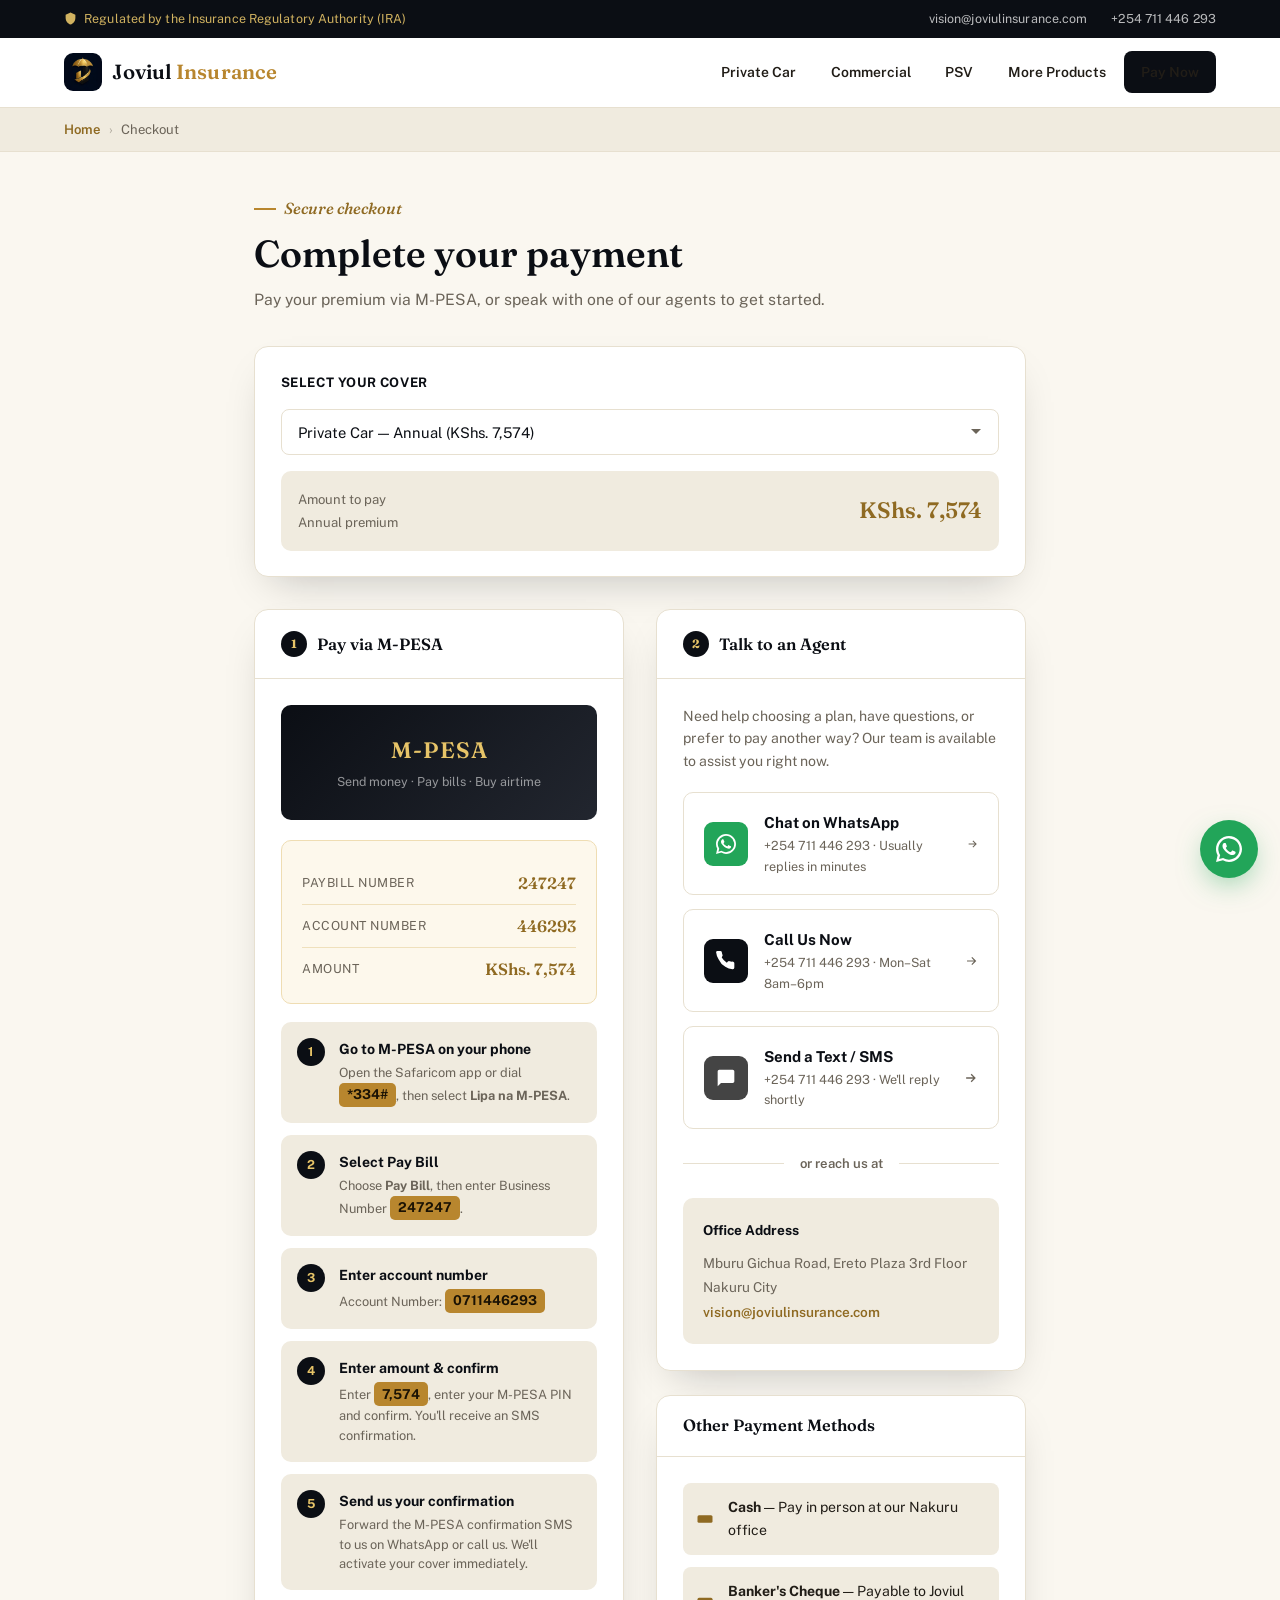
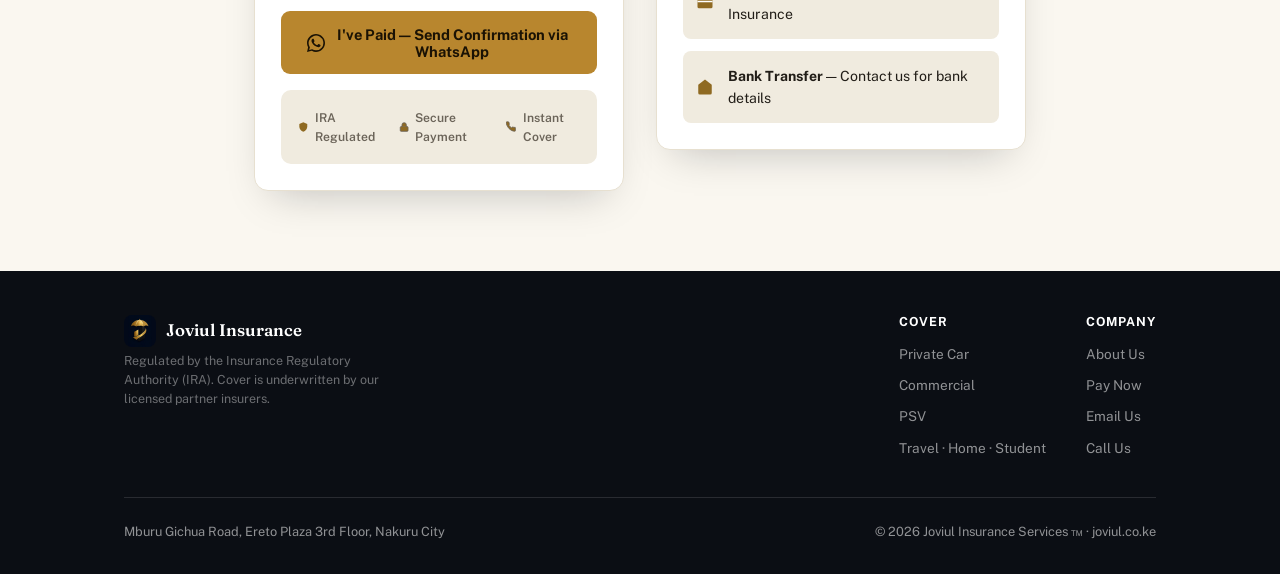
<file: checkout.html>
<!DOCTYPE html>
<html lang="en">
<head>
<meta charset="UTF-8">
<meta name="viewport" content="width=device-width, initial-scale=1.0">
<title>Checkout — Joviul Insurance</title>
<meta name="description" content="Pay your Joviul Insurance premium via M-PESA, or talk to an agent to complete your cover.">
<link rel="icon" href="favicon.ico">
<link rel="apple-touch-icon" href="assets/img/apple-touch-icon.png">
<link rel="stylesheet" href="assets/css/style.css">
</head>
<body>

<div class="topbar">
  <div class="reg">
    <svg width="13" height="13" viewBox="0 0 24 24" fill="currentColor"><path d="M12 1L3 5v6c0 5.55 3.84 10.74 9 12 5.16-1.26 9-6.45 9-12V5l-9-4z"/></svg>
    Regulated by the Insurance Regulatory Authority (IRA)
  </div>
  <div class="topbar-links">
    <a href="mailto:vision@joviulinsurance.com">vision@joviulinsurance.com</a>
    <a href="tel:+254711446293">+254 711 446 293</a>
  </div>
</div>

<nav>
  <a href="index.html" class="logo">
    <img src="assets/img/logo-mark.png" alt="Joviul Insurance">
    <span class="logo-word">Joviul <em>Insurance</em></span>
  </a>
  <div class="nav-links">
    <a href="private.html">Private Car</a>
    <a href="commercial.html">Commercial</a>
    <a href="psv.html">PSV</a>
    <a href="other-products.html">More Products</a>
    <a href="checkout.html" class="btn btn-ink btn-sm">Pay Now</a>
  </div>
  <button class="nav-toggle" aria-label="Open menu"><span></span></button>
</nav>

<div class="nav-drawer">
  <div class="nav-drawer-backdrop"></div>
  <div class="nav-drawer-panel">
    <button class="nav-drawer-close" aria-label="Close menu">✕</button>
    <a href="index.html">Home</a>
    <a href="private.html">Private Car</a>
    <a href="commercial.html">Commercial</a>
    <a href="psv.html">PSV</a>
    <a href="other-products.html">More Products</a>
    <a href="checkout.html">Pay Now</a>
  </div>
</div>

<div class="breadcrumb"><a href="index.html">Home</a><span class="sep">›</span>Checkout</div>

<div class="wrap" style="max-width:900px;padding-top:2.5rem;padding-bottom:5rem">
  <div class="section-head" style="margin-bottom:2rem">
    <div class="kicker">Secure checkout</div>
    <h2>Complete your payment</h2>
    <p>Pay your premium via M-PESA, or speak with one of our agents to get started.</p>
  </div>

  <!-- PLAN PICKER -->
  <div class="summary-card">
    <div class="summary-title">Select your cover</div>
    <select class="summary-select" id="plan-select" onchange="updatePlan()">
      <option value="private-annual">Private Car — Annual (KShs. 7,574)</option>
      <option value="private-monthly">Private Car — Instalment (KShs. 3,787 × 2)</option>
      <option value="commercial-annual">Commercial Vehicle — Annual (KShs. 7,574)</option>
      <option value="commercial-monthly">Commercial Vehicle — Instalment (KShs. 3,787 × 2)</option>
      <option value="psv-annual">PSV Matatu — Annual (KShs. 88,697)</option>
      <option value="psv-monthly">PSV Matatu — Monthly (KShs. 7,925)</option>
    </select>
    <div class="selected-price">
      <div>
        <div class="sp-label">Amount to pay</div>
        <div class="sp-label" id="plan-note" style="margin-top:.15rem">Annual premium</div>
      </div>
      <div class="sp-price" id="plan-price">KShs. 7,574</div>
    </div>
  </div>

  <div class="checkout-grid">

    <!-- MPESA -->
    <div class="card">
      <div class="card-header"><h2><span class="badge">1</span>Pay via M-PESA</h2></div>
      <div class="card-body">
        <div class="mpesa-hero">
          <div class="mpesa-logo-text">M-PESA</div>
          <div class="mpesa-tagline">Send money · Pay bills · Buy airtime</div>
        </div>
        <div class="detail-box">
          <div class="detail-row"><span class="detail-key">Paybill Number</span><span class="detail-val">247247</span></div>
          <div class="detail-row"><span class="detail-key">Account Number</span><span class="detail-val">446293</span></div>
          <div class="detail-row"><span class="detail-key">Amount</span><span class="detail-val" id="mpesa-amount">KShs. 7,574</span></div>
        </div>
        <div class="mpesa-steps">
          <div class="mpesa-step">
            <div class="step-num">1</div>
            <div><div class="step-title">Go to M-PESA on your phone</div><div class="step-desc">Open the Safaricom app or dial <span class="step-highlight">*334#</span>, then select <strong>Lipa na M-PESA</strong>.</div></div>
          </div>
          <div class="mpesa-step">
            <div class="step-num">2</div>
            <div><div class="step-title">Select Pay Bill</div><div class="step-desc">Choose <strong>Pay Bill</strong>, then enter Business Number <span class="step-highlight">247247</span>.</div></div>
          </div>
          <div class="mpesa-step">
            <div class="step-num">3</div>
            <div><div class="step-title">Enter account number</div><div class="step-desc">Account Number: <span class="step-highlight">0711446293</span></div></div>
          </div>
          <div class="mpesa-step">
            <div class="step-num">4</div>
            <div><div class="step-title">Enter amount &amp; confirm</div><div class="step-desc">Enter <span class="step-highlight" id="step-amount">7,574</span>, enter your M-PESA PIN and confirm. You'll receive an SMS confirmation.</div></div>
          </div>
          <div class="mpesa-step">
            <div class="step-num">5</div>
            <div><div class="step-title">Send us your confirmation</div><div class="step-desc">Forward the M-PESA confirmation SMS to us on WhatsApp or call us. We'll activate your cover immediately.</div></div>
          </div>
        </div>
        <button class="btn btn-gold btn-block" onclick="confirmPayment()">
          <svg width="18" height="18" fill="currentColor" viewBox="0 0 24 24"><path d="M17.472 14.382c-.297-.149-1.758-.867-2.03-.967-.273-.099-.471-.148-.67.15-.197.297-.767.966-.94 1.164-.173.199-.347.223-.644.075-.297-.15-1.255-.463-2.39-1.475-.883-.788-1.48-1.761-1.653-2.059-.173-.297-.018-.458.13-.606.134-.133.298-.347.446-.52.149-.174.198-.298.298-.497.099-.198.05-.371-.025-.52-.075-.149-.669-1.612-.916-2.207-.242-.579-.487-.5-.669-.51-.173-.008-.371-.01-.57-.01-.198 0-.52.074-.792.372-.272.297-1.04 1.016-1.04 2.479 0 1.462 1.065 2.875 1.213 3.074.149.198 2.096 3.2 5.077 4.487.709.306 1.262.489 1.694.625.712.227 1.36.195 1.871.118.571-.085 1.758-.719 2.006-1.413.248-.694.248-1.289.173-1.413-.074-.124-.272-.198-.57-.347z"/><path d="M12 0C5.373 0 0 5.373 0 12c0 2.089.534 4.057 1.475 5.776L.057 24l6.345-1.652A11.951 11.951 0 0012 24c6.627 0 12-5.373 12-12S18.627 0 12 0zm0 21.818a9.818 9.818 0 01-5.027-1.38l-.361-.214-3.737.979.995-3.633-.237-.376A9.818 9.818 0 1112 21.818z"/></svg>
          I've Paid — Send Confirmation via WhatsApp
        </button>
        <div class="security-row">
          <div class="sec-badge"><svg width="14" height="14" viewBox="0 0 24 24"><path d="M12 1L3 5v6c0 5.55 3.84 10.74 9 12 5.16-1.26 9-6.45 9-12V5l-9-4z"/></svg>IRA Regulated</div>
          <div class="sec-badge"><svg width="14" height="14" viewBox="0 0 24 24" fill="none" stroke="currentColor" stroke-width="2"><rect x="3" y="11" width="18" height="11" rx="2"/><path d="M7 11V7a5 5 0 0110 0v4"/></svg>Secure Payment</div>
          <div class="sec-badge"><svg width="14" height="14" viewBox="0 0 24 24" fill="none" stroke="currentColor" stroke-width="2"><path d="M22 16.92v3a2 2 0 01-2.18 2 19.79 19.79 0 01-8.63-3.07A19.5 19.5 0 013.07 9.8 19.79 19.79 0 01.07 1.17 2 2 0 012.07 0h3a2 2 0 012 1.72 12.84 12.84 0 00.7 2.81 2 2 0 01-.45 2.11L6.91 7.91a16 16 0 006.06 6.06l1.27-1.27a2 2 0 012.11-.45 12.84 12.84 0 002.81.7A2 2 0 0122 14.92z"/></svg>Instant Cover</div>
        </div>
      </div>
    </div>

    <!-- AGENT -->
    <div>
      <div class="card">
        <div class="card-header"><h2><span class="badge">2</span>Talk to an Agent</h2></div>
        <div class="card-body">
          <p style="font-size:.88rem;color:var(--muted);margin-bottom:1.25rem">Need help choosing a plan, have questions, or prefer to pay another way? Our team is available to assist you right now.</p>
          <div class="agent-options">
            <a href="https://wa.me/254711446293?text=Hi%2C%20I%20would%20like%20to%20pay%20for%20my%20insurance%20cover." class="agent-option" target="_blank">
              <div class="ao-icon wa"><svg width="20" height="20" fill="currentColor" viewBox="0 0 24 24"><path d="M17.472 14.382c-.297-.149-1.758-.867-2.03-.967-.273-.099-.471-.148-.67.15-.197.297-.767.966-.94 1.164-.173.199-.347.223-.644.075-.297-.15-1.255-.463-2.39-1.475-.883-.788-1.48-1.761-1.653-2.059-.173-.297-.018-.458.13-.606.134-.133.298-.347.446-.52.149-.174.198-.298.298-.497.099-.198.05-.371-.025-.52-.075-.149-.669-1.612-.916-2.207-.242-.579-.487-.5-.669-.51-.173-.008-.371-.01-.57-.01-.198 0-.52.074-.792.372-.272.297-1.04 1.016-1.04 2.479 0 1.462 1.065 2.875 1.213 3.074.149.198 2.096 3.2 5.077 4.487.709.306 1.262.489 1.694.625.712.227 1.36.195 1.871.118.571-.085 1.758-.719 2.006-1.413.248-.694.248-1.289.173-1.413-.074-.124-.272-.198-.57-.347z"/><path d="M12 0C5.373 0 0 5.373 0 12c0 2.089.534 4.057 1.475 5.776L.057 24l6.345-1.652A11.951 11.951 0 0012 24c6.627 0 12-5.373 12-12S18.627 0 12 0zm0 21.818a9.818 9.818 0 01-5.027-1.38l-.361-.214-3.737.979.995-3.633-.237-.376A9.818 9.818 0 1112 21.818z"/></svg></div>
              <div><div class="ao-label">Chat on WhatsApp</div><div class="ao-sub">+254 711 446 293 · Usually replies in minutes</div></div>
              <svg class="ao-arrow" width="18" height="18" viewBox="0 0 24 24" fill="none" stroke="currentColor" stroke-width="2"><path d="M5 12h14M13 6l6 6-6 6"/></svg>
            </a>
            <a href="tel:+254711446293" class="agent-option">
              <div class="ao-icon call"><svg width="20" height="20" fill="currentColor" viewBox="0 0 24 24"><path d="M22 16.92v3a2 2 0 01-2.18 2 19.79 19.79 0 01-8.63-3.07A19.5 19.5 0 013.07 9.8 19.79 19.79 0 01.07 1.17 2 2 0 012.07 0h3a2 2 0 012 1.72c.127.96.361 1.903.7 2.81a2 2 0 01-.45 2.11L6.91 7.91a16 16 0 006.06 6.06l1.27-1.27a2 2 0 012.11-.45c.907.339 1.85.573 2.81.7A2 2 0 0122 14.92z"/></svg></div>
              <div><div class="ao-label">Call Us Now</div><div class="ao-sub">+254 711 446 293 · Mon–Sat 8am–6pm</div></div>
              <svg class="ao-arrow" width="18" height="18" viewBox="0 0 24 24" fill="none" stroke="currentColor" stroke-width="2"><path d="M5 12h14M13 6l6 6-6 6"/></svg>
            </a>
            <a href="sms:+254711446293" class="agent-option">
              <div class="ao-icon sms"><svg width="20" height="20" fill="currentColor" viewBox="0 0 24 24"><path d="M20 2H4c-1.1 0-2 .9-2 2v18l4-4h14c1.1 0 2-.9 2-2V4c0-1.1-.9-2-2-2z"/></svg></div>
              <div><div class="ao-label">Send a Text / SMS</div><div class="ao-sub">+254 711 446 293 · We'll reply shortly</div></div>
              <svg class="ao-arrow" width="18" height="18" viewBox="0 0 24 24" fill="none" stroke="currentColor" stroke-width="2"><path d="M5 12h14M13 6l6 6-6 6"/></svg>
            </a>
          </div>
          <div class="or-divider">or reach us at</div>
          <div style="background:var(--line-soft);border-radius:10px;padding:1.25rem;font-size:.85rem;color:var(--muted);line-height:1.8">
            <strong style="color:var(--ink);display:block;margin-bottom:.5rem">Office Address</strong>
            Mburu Gichua Road, Ereto Plaza 3rd Floor<br>
            Nakuru City<br>
            <a href="mailto:vision@joviulinsurance.com" style="color:var(--gold-deep);font-weight:600">vision@joviulinsurance.com</a>
          </div>
        </div>
      </div>

      <div class="card" style="margin-top:1.5rem">
        <div class="card-header"><h2>Other Payment Methods</h2></div>
        <div class="card-body" style="display:flex;flex-direction:column;gap:.75rem">
          <div class="other-pay-row">
            <svg width="18" height="18" viewBox="0 0 24 24"><path d="M20 7H4a2 2 0 00-2 2v6a2 2 0 002 2h16a2 2 0 002-2V9a2 2 0 00-2-2z"/></svg>
            <span><strong>Cash</strong> — Pay in person at our Nakuru office</span>
          </div>
          <div class="other-pay-row">
            <svg width="18" height="18" viewBox="0 0 24 24"><rect x="2" y="5" width="20" height="14" rx="2"/><line x1="2" y1="10" x2="22" y2="10" stroke="#fff" stroke-width="2"/></svg>
            <span><strong>Banker's Cheque</strong> — Payable to Joviul Insurance</span>
          </div>
          <div class="other-pay-row">
            <svg width="18" height="18" viewBox="0 0 24 24"><path d="M3 9l9-7 9 7v11a2 2 0 01-2 2H5a2 2 0 01-2-2z"/></svg>
            <span><strong>Bank Transfer</strong> — Contact us for bank details</span>
          </div>
        </div>
      </div>
    </div>

  </div>
</div>

<footer>
  <div class="wrap">
    <div class="footer-top">
      <div>
        <div class="footer-brand"><img src="assets/img/logo-mark.png" alt=""><span class="footer-brand-word">Joviul Insurance</span></div>
        <div class="footer-reg">Regulated by the Insurance Regulatory Authority (IRA). Cover is underwritten by our licensed partner insurers.</div>
      </div>
      <div class="footer-links">
        <div class="footer-col">
          <h4>Cover</h4>
          <a href="private.html">Private Car</a>
          <a href="commercial.html">Commercial</a>
          <a href="psv.html">PSV</a>
          <a href="other-products.html">Travel · Home · Student</a>
        </div>
        <div class="footer-col">
          <h4>Company</h4>
          <a href="index.html#about">About Us</a>
          <a href="checkout.html">Pay Now</a>
          <a href="mailto:vision@joviulinsurance.com">Email Us</a>
          <a href="tel:+254711446293">Call Us</a>
        </div>
      </div>
    </div>
    <div class="footer-bottom">
      <span>Mburu Gichua Road, Ereto Plaza 3rd Floor, Nakuru City</span>
      <span>© 2026 Joviul Insurance Services ™ · joviul.co.ke</span>
    </div>
  </div>
</footer>

<a class="wa-float" href="https://wa.me/254711446293" target="_blank" rel="noopener" aria-label="Chat on WhatsApp">
  <svg width="26" height="26" fill="currentColor" viewBox="0 0 24 24"><path d="M17.472 14.382c-.297-.149-1.758-.867-2.03-.967-.273-.099-.471-.148-.67.15-.197.297-.767.966-.94 1.164-.173.199-.347.223-.644.075-.297-.15-1.255-.463-2.39-1.475-.883-.788-1.48-1.761-1.653-2.059-.173-.297-.018-.458.13-.606.134-.133.298-.347.446-.52.149-.174.198-.298.298-.497.099-.198.05-.371-.025-.52-.075-.149-.669-1.612-.916-2.207-.242-.579-.487-.5-.669-.51-.173-.008-.371-.01-.57-.01-.198 0-.52.074-.792.372-.272.297-1.04 1.016-1.04 2.479 0 1.462 1.065 2.875 1.213 3.074.149.198 2.096 3.2 5.077 4.487.709.306 1.262.489 1.694.625.712.227 1.36.195 1.871.118.571-.085 1.758-.719 2.006-1.413.248-.694.248-1.289.173-1.413-.074-.124-.272-.198-.57-.347z"/><path d="M12 0C5.373 0 0 5.373 0 12c0 2.089.534 4.057 1.475 5.776L.057 24l6.345-1.652A11.951 11.951 0 0012 24c6.627 0 12-5.373 12-12S18.627 0 12 0zm0 21.818a9.818 9.818 0 01-5.027-1.38l-.361-.214-3.737.979.995-3.633-.237-.376A9.818 9.818 0 1112 21.818z"/></svg>
</a>

<script src="assets/js/main.js"></script>
</body>
</html>
</file>
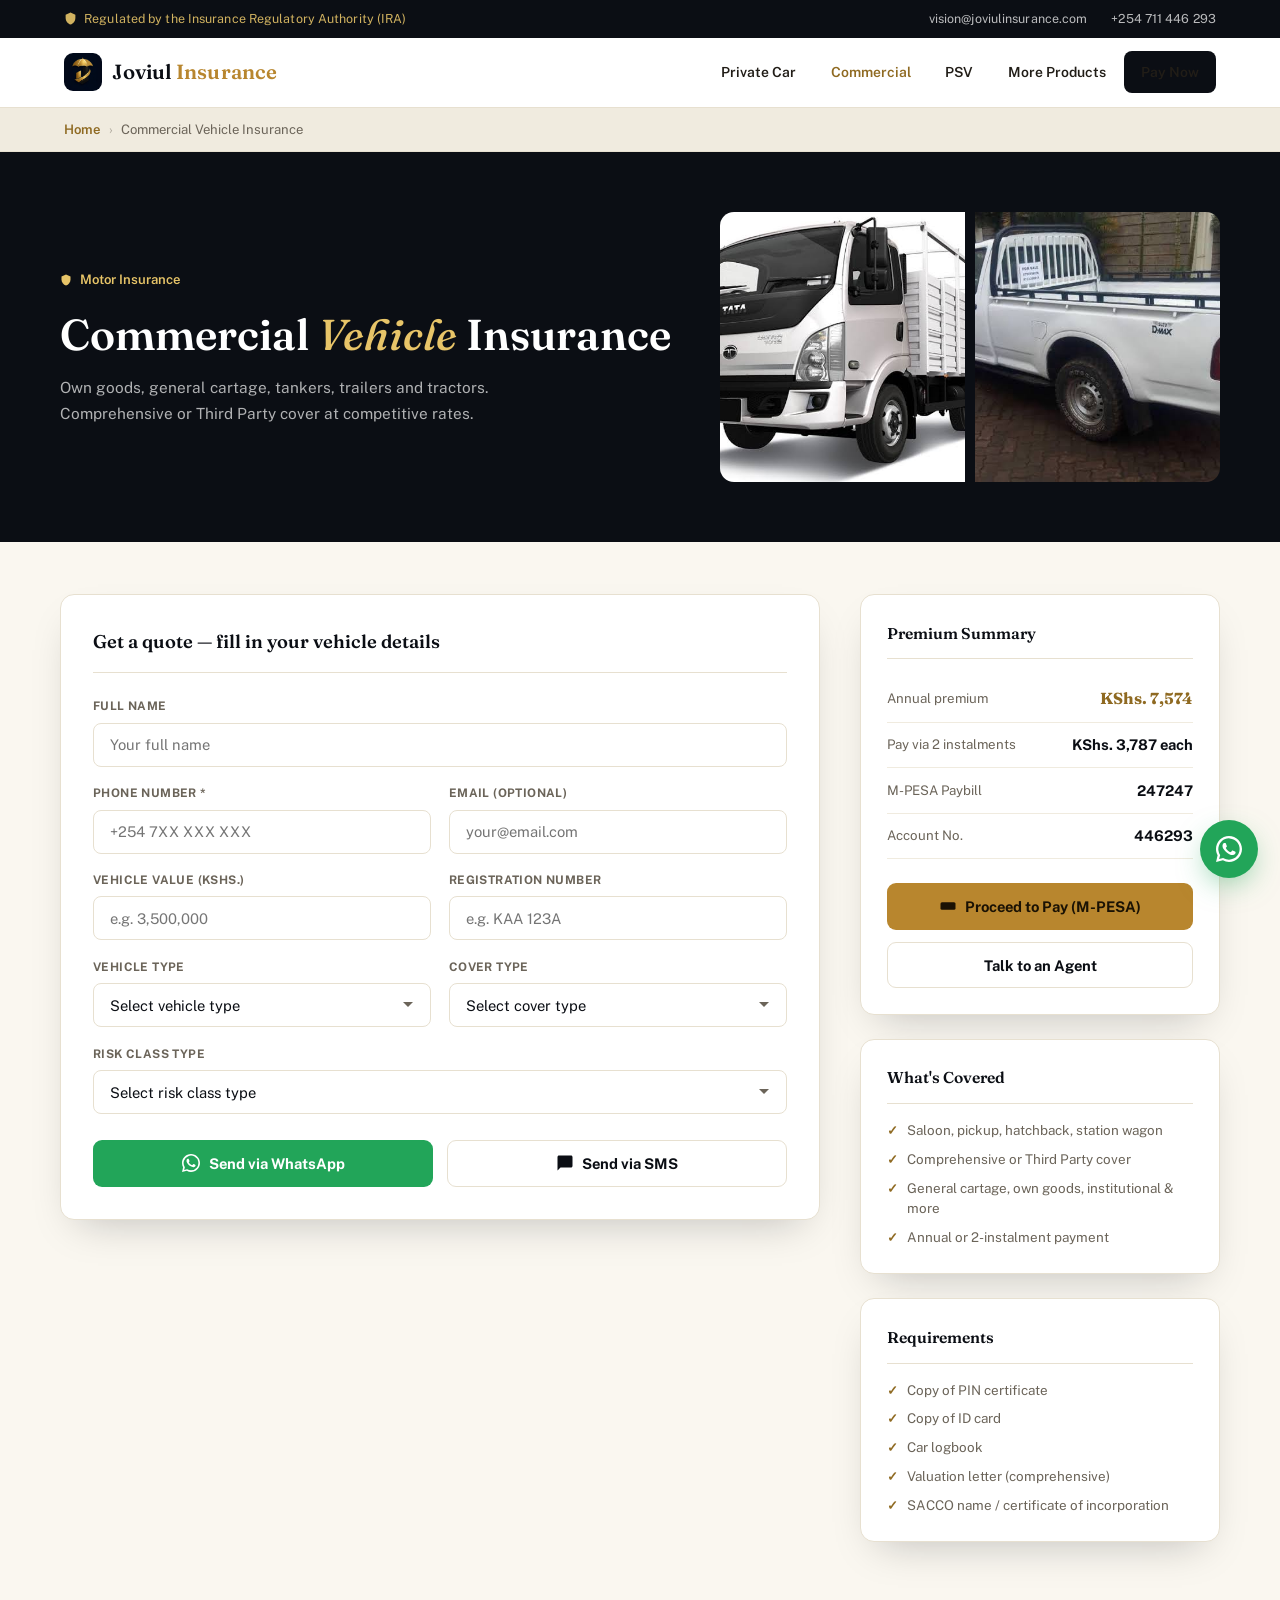
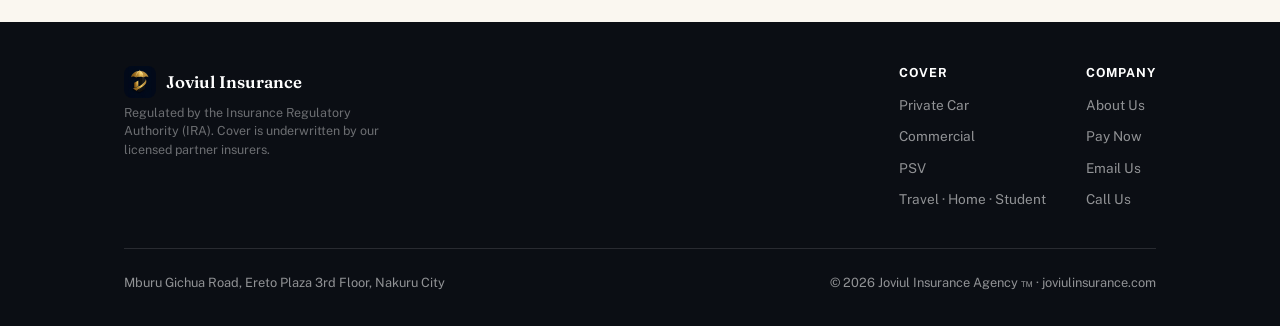
<file: commercial.html>
<!DOCTYPE html>
<html lang="en">
<head>
<meta charset="UTF-8">
<meta name="viewport" content="width=device-width, initial-scale=1.0">
<title>Commercial Vehicle Insurance — Joviul Insurance</title>
<meta name="description" content="Own goods, general cartage, tankers, trailers and tractors. Comprehensive or Third Party cover at competitive rates.">
<link rel="icon" href="favicon.ico">
<link rel="apple-touch-icon" href="assets/img/apple-touch-icon.png">
<link rel="stylesheet" href="assets/css/style.css">
</head>
<body>

<div class="topbar">
  <div class="reg">
    <svg width="13" height="13" viewBox="0 0 24 24" fill="currentColor"><path d="M12 1L3 5v6c0 5.55 3.84 10.74 9 12 5.16-1.26 9-6.45 9-12V5l-9-4z"/></svg>
    Regulated by the Insurance Regulatory Authority (IRA)
  </div>
  <div class="topbar-links">
    <a href="mailto:vision@joviulinsurance.com">vision@joviulinsurance.com</a>
    <a href="tel:+254711446293">+254 711 446 293</a>
  </div>
</div>

<nav>
  <a href="index.html" class="logo">
    <img src="assets/img/logo-mark.png" alt="Joviul Insurance">
    <span class="logo-word">Joviul <em>Insurance</em></span>
  </a>
  <div class="nav-links">
    <a href="private.html">Private Car</a>
    <a href="commercial.html" class="current">Commercial</a>
    <a href="psv.html">PSV</a>
    <a href="other-products.html">More Products</a>
    <a href="checkout.html" class="btn btn-ink btn-sm">Pay Now</a>
  </div>
  <button class="nav-toggle" aria-label="Open menu"><span></span></button>
</nav>

<div class="nav-drawer">
  <div class="nav-drawer-backdrop"></div>
  <div class="nav-drawer-panel">
    <button class="nav-drawer-close" aria-label="Close menu">✕</button>
    <a href="index.html">Home</a>
    <a href="private.html">Private Car</a>
    <a href="commercial.html">Commercial</a>
    <a href="psv.html">PSV</a>
    <a href="other-products.html">More Products</a>
    <a href="checkout.html">Pay Now</a>
  </div>
</div>

<div class="breadcrumb"><a href="index.html">Home</a><span class="sep">›</span>Commercial Vehicle Insurance</div>

<section class="page-hero">
  <div class="wrap page-hero-inner">
    <div>
      <div class="eyebrow-pill"><svg width="12" height="12" viewBox="0 0 24 24" fill="currentColor"><path d="M12 1L3 5v6c0 5.55 3.84 10.74 9 12 5.16-1.26 9-6.45 9-12V5l-9-4z"/></svg>Motor Insurance</div>
      <h1 class="page-hero-title">Commercial <span class="accent">Vehicle</span> Insurance</h1>
      <p class="page-hero-sub">Own goods, general cartage, tankers, trailers and tractors. Comprehensive or Third Party cover at competitive rates.</p>
    </div>
    <div class="page-hero-imgs two-col">
      <img src="assets/img/commercial-lorry.jpg" alt="Commercial lorry">
      <img src="assets/img/commercial-pickup.jpg" alt="Commercial pickup">
    </div>
  </div>
</section>

<div class="wrap main-grid">
  <div class="form-card">
    <div class="form-card-title">Get a quote — fill in your vehicle details</div>
    <div class="form-grid">
      <div class="field full"><label>Full Name</label><input id="name" data-field="name" type="text" placeholder="Your full name"></div>
      <div class="field"><label>Phone Number *</label><input id="phone" data-field="phone" type="tel" placeholder="+254 7XX XXX XXX"></div>
      <div class="field"><label>Email (optional)</label><input id="email" data-field="email" type="email" placeholder="your@email.com"></div>
      <div class="field"><label>Vehicle Value (KShs.)</label><input id="value" data-field="value" type="number" placeholder="e.g. 3,500,000"></div>
      <div class="field"><label>Registration Number</label><input id="reg" data-field="reg" type="text" placeholder="e.g. KAA 123A"></div>
      <div class="field">
        <label>Vehicle Type</label>
        <select id="vtype" data-field="vtype">
          <option value="">Select vehicle type</option>
          <option value="Saloon">Saloon</option>
          <option value="Pickup">Pickup</option>
          <option value="Hatchback">Hatchback</option>
          <option value="Station Wagon">Station Wagon</option>
        </select>
      </div>
      <div class="field">
        <label>Cover Type</label>
        <select id="cover" data-field="cover">
          <option value="">Select cover type</option>
          <option value="Comprehensive">Comprehensive</option>
          <option value="Third Party">Third Party</option>
        </select>
      </div>
      <div class="field full">
        <label>Risk Class Type</label>
        <select id="risk" data-field="risk">
          <option value="">Select risk class type</option>
          <option value="General Cartage">General Cartage</option>
          <option value="Institutional Vehicles">Institutional Vehicles</option>
          <option value="Online Taxis">Online Taxis</option>
          <option value="Own Goods">Own Goods</option>
          <option value="Others">Others</option>
        </select>
      </div>
    </div>
    <div class="form-btns">
      <button class="btn btn-wa btn-block" onclick="sendQuoteWA('Commercial Truck Insurance')">
        <svg width="18" height="18" fill="currentColor" viewBox="0 0 24 24"><path d="M17.472 14.382c-.297-.149-1.758-.867-2.03-.967-.273-.099-.471-.148-.67.15-.197.297-.767.966-.94 1.164-.173.199-.347.223-.644.075-.297-.15-1.255-.463-2.39-1.475-.883-.788-1.48-1.761-1.653-2.059-.173-.297-.018-.458.13-.606.134-.133.298-.347.446-.52.149-.174.198-.298.298-.497.099-.198.05-.371-.025-.52-.075-.149-.669-1.612-.916-2.207-.242-.579-.487-.5-.669-.51-.173-.008-.371-.01-.57-.01-.198 0-.52.074-.792.372-.272.297-1.04 1.016-1.04 2.479 0 1.462 1.065 2.875 1.213 3.074.149.198 2.096 3.2 5.077 4.487.709.306 1.262.489 1.694.625.712.227 1.36.195 1.871.118.571-.085 1.758-.719 2.006-1.413.248-.694.248-1.289.173-1.413-.074-.124-.272-.198-.57-.347z"/><path d="M12 0C5.373 0 0 5.373 0 12c0 2.089.534 4.057 1.475 5.776L.057 24l6.345-1.652A11.951 11.951 0 0012 24c6.627 0 12-5.373 12-12S18.627 0 12 0zm0 21.818a9.818 9.818 0 01-5.027-1.38l-.361-.214-3.737.979.995-3.633-.237-.376A9.818 9.818 0 1112 21.818z"/></svg>
        Send via WhatsApp
      </button>
      <button class="btn btn-outline btn-block" onclick="sendQuoteSMS('Commercial Truck Insurance')">
        <svg width="18" height="18" fill="currentColor" viewBox="0 0 24 24"><path d="M20 2H4c-1.1 0-2 .9-2 2v18l4-4h14c1.1 0 2-.9 2-2V4c0-1.1-.9-2-2-2z"/></svg>
        Send via SMS
      </button>
    </div>
  </div>

  <div class="sidebar">
    <div class="side-card">
      <div class="side-card-title">Premium Summary</div>
      <div class="price-row"><span class="price-label">Annual premium</span><span class="price-val gold">KShs. 7,574</span></div>
      <div class="price-row"><span class="price-label">Pay via 2 instalments</span><span class="price-val">KShs. 3,787 each</span></div>
      <div class="price-row"><span class="price-label">M-PESA Paybill</span><span class="price-val">247247</span></div>
      <div class="price-row"><span class="price-label">Account No.</span><span class="price-val">446293</span></div>
      <button class="btn btn-gold btn-block mt-lg" onclick="goCheckout()">
        <svg width="18" height="18" fill="currentColor" viewBox="0 0 24 24"><path d="M20 7H4a2 2 0 00-2 2v6a2 2 0 002 2h16a2 2 0 002-2V9a2 2 0 00-2-2z"/></svg>
        Proceed to Pay (M-PESA)
      </button>
      <button class="btn btn-outline btn-block mt-lg" style="margin-top:.75rem" onclick="talkAgent('Commercial Truck Insurance')">
        Talk to an Agent
      </button>
    </div>
    <div class="side-card">
      <div class="side-card-title">What's Covered</div>
      <div class="info-list">
        <div class="info-item">Saloon, pickup, hatchback, station wagon</div>
        <div class="info-item">Comprehensive or Third Party cover</div>
        <div class="info-item">General cartage, own goods, institutional &amp; more</div>
        <div class="info-item">Annual or 2-instalment payment</div>
      </div>
    </div>
    <div class="side-card">
      <div class="side-card-title">Requirements</div>
      <div class="info-list">
        <div class="info-item">Copy of PIN certificate</div>
        <div class="info-item">Copy of ID card</div>
        <div class="info-item">Car logbook</div>
        <div class="info-item">Valuation letter (comprehensive)</div>
        <div class="info-item">SACCO name / certificate of incorporation</div>
      </div>
    </div>
  </div>
</div>

<footer>
  <div class="wrap">
    <div class="footer-top">
      <div>
        <div class="footer-brand"><img src="assets/img/logo-mark.png" alt=""><span class="footer-brand-word">Joviul Insurance</span></div>
        <div class="footer-reg">Regulated by the Insurance Regulatory Authority (IRA). Cover is underwritten by our licensed partner insurers.</div>
      </div>
      <div class="footer-links">
        <div class="footer-col">
          <h4>Cover</h4>
          <a href="private.html">Private Car</a>
          <a href="commercial.html">Commercial</a>
          <a href="psv.html">PSV</a>
          <a href="other-products.html">Travel · Home · Student</a>
        </div>
        <div class="footer-col">
          <h4>Company</h4>
          <a href="index.html#about">About Us</a>
          <a href="checkout.html">Pay Now</a>
          <a href="mailto:vision@joviulinsurance.com">Email Us</a>
          <a href="tel:+254711446293">Call Us</a>
        </div>
      </div>
    </div>
    <div class="footer-bottom">
      <span>Mburu Gichua Road, Ereto Plaza 3rd Floor, Nakuru City</span>
      <span>© 2026 Joviul Insurance Agency ™ · joviulinsurance.com</span>
    </div>
  </div>
</footer>

<a class="wa-float" href="https://wa.me/254711446293" target="_blank" rel="noopener" aria-label="Chat on WhatsApp">
  <svg width="26" height="26" fill="currentColor" viewBox="0 0 24 24"><path d="M17.472 14.382c-.297-.149-1.758-.867-2.03-.967-.273-.099-.471-.148-.67.15-.197.297-.767.966-.94 1.164-.173.199-.347.223-.644.075-.297-.15-1.255-.463-2.39-1.475-.883-.788-1.48-1.761-1.653-2.059-.173-.297-.018-.458.13-.606.134-.133.298-.347.446-.52.149-.174.198-.298.298-.497.099-.198.05-.371-.025-.52-.075-.149-.669-1.612-.916-2.207-.242-.579-.487-.5-.669-.51-.173-.008-.371-.01-.57-.01-.198 0-.52.074-.792.372-.272.297-1.04 1.016-1.04 2.479 0 1.462 1.065 2.875 1.213 3.074.149.198 2.096 3.2 5.077 4.487.709.306 1.262.489 1.694.625.712.227 1.36.195 1.871.118.571-.085 1.758-.719 2.006-1.413.248-.694.248-1.289.173-1.413-.074-.124-.272-.198-.57-.347z"/><path d="M12 0C5.373 0 0 5.373 0 12c0 2.089.534 4.057 1.475 5.776L.057 24l6.345-1.652A11.951 11.951 0 0012 24c6.627 0 12-5.373 12-12S18.627 0 12 0zm0 21.818a9.818 9.818 0 01-5.027-1.38l-.361-.214-3.737.979.995-3.633-.237-.376A9.818 9.818 0 1112 21.818z"/></svg>
</a>

<script src="assets/js/main.js"></script>
</body>
</html>
</file>
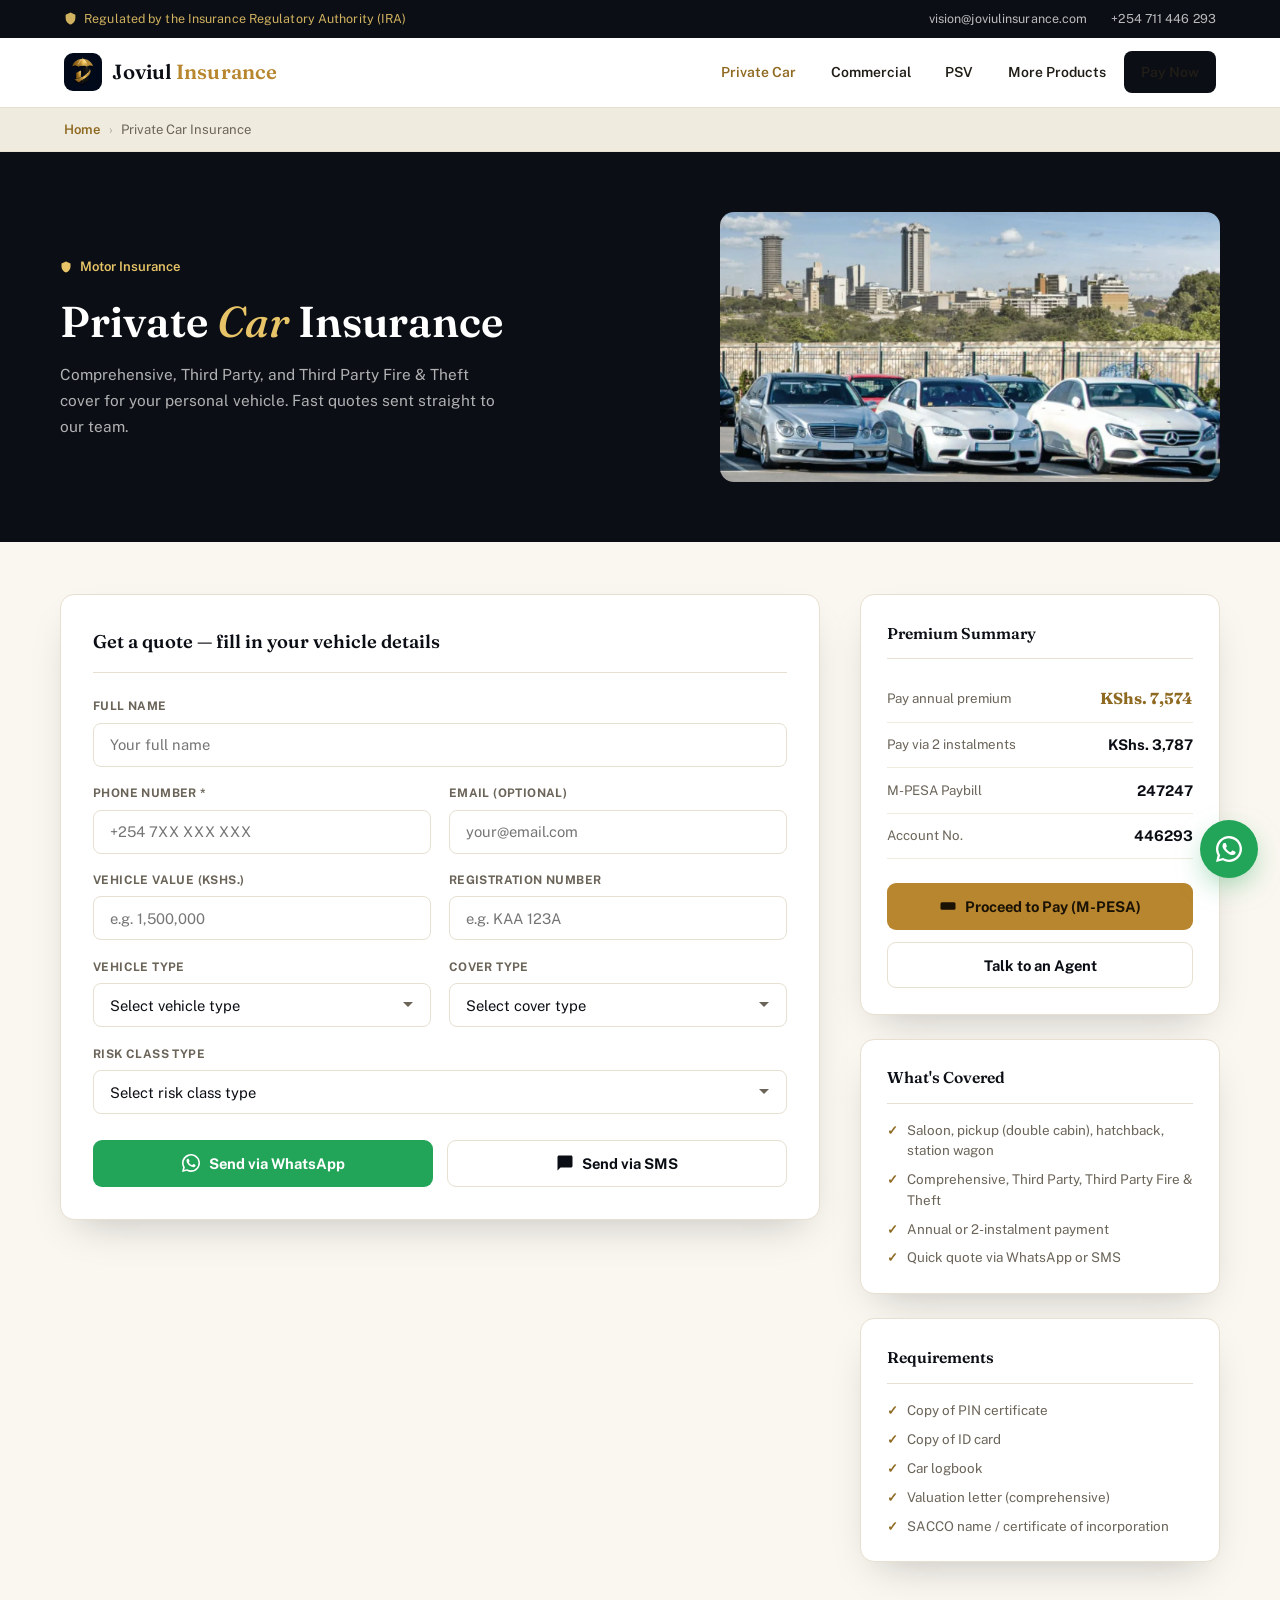
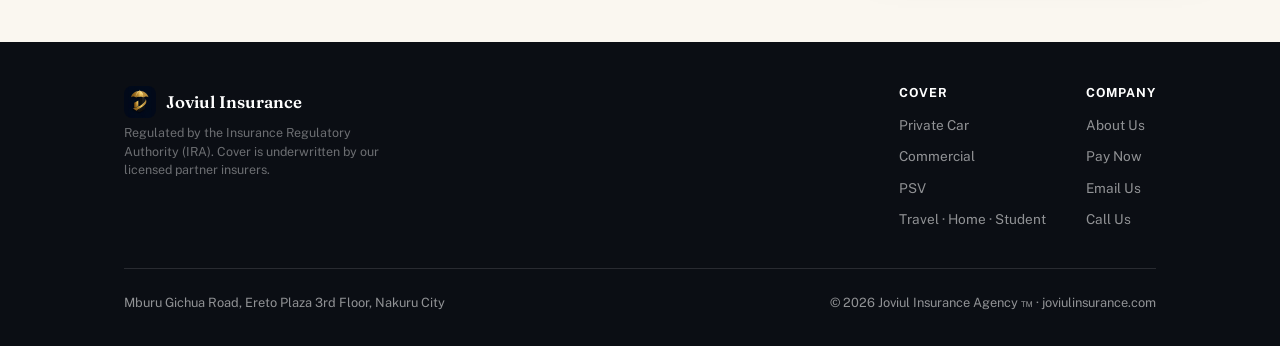
<file: private.html>
<!DOCTYPE html>
<html lang="en">
<head>
<meta charset="UTF-8">
<meta name="viewport" content="width=device-width, initial-scale=1.0">
<title>Private Car Insurance — Joviul Insurance</title>
<meta name="description" content="Comprehensive, Third Party, and Third Party Fire & Theft cover for your private vehicle. Get a quote in minutes.">
<link rel="icon" href="favicon.ico">
<link rel="apple-touch-icon" href="assets/img/apple-touch-icon.png">
<link rel="stylesheet" href="assets/css/style.css">
</head>
<body>

<div class="topbar">
  <div class="reg">
    <svg width="13" height="13" viewBox="0 0 24 24" fill="currentColor"><path d="M12 1L3 5v6c0 5.55 3.84 10.74 9 12 5.16-1.26 9-6.45 9-12V5l-9-4z"/></svg>
    Regulated by the Insurance Regulatory Authority (IRA)
  </div>
  <div class="topbar-links">
    <a href="mailto:vision@joviulinsurance.com">vision@joviulinsurance.com</a>
    <a href="tel:+254711446293">+254 711 446 293</a>
  </div>
</div>

<nav>
  <a href="index.html" class="logo">
    <img src="assets/img/logo-mark.png" alt="Joviul Insurance">
    <span class="logo-word">Joviul <em>Insurance</em></span>
  </a>
  <div class="nav-links">
    <a href="private.html" class="current">Private Car</a>
    <a href="commercial.html">Commercial</a>
    <a href="psv.html">PSV</a>
    <a href="other-products.html">More Products</a>
    <a href="checkout.html" class="btn btn-ink btn-sm">Pay Now</a>
  </div>
  <button class="nav-toggle" aria-label="Open menu"><span></span></button>
</nav>

<div class="nav-drawer">
  <div class="nav-drawer-backdrop"></div>
  <div class="nav-drawer-panel">
    <button class="nav-drawer-close" aria-label="Close menu">✕</button>
    <a href="index.html">Home</a>
    <a href="private.html">Private Car</a>
    <a href="commercial.html">Commercial</a>
    <a href="psv.html">PSV</a>
    <a href="other-products.html">More Products</a>
    <a href="checkout.html">Pay Now</a>
  </div>
</div>

<div class="breadcrumb"><a href="index.html">Home</a><span class="sep">›</span>Private Car Insurance</div>

<section class="page-hero">
  <div class="wrap page-hero-inner">
    <div>
      <div class="eyebrow-pill"><svg width="12" height="12" viewBox="0 0 24 24" fill="currentColor"><path d="M12 1L3 5v6c0 5.55 3.84 10.74 9 12 5.16-1.26 9-6.45 9-12V5l-9-4z"/></svg>Motor Insurance</div>
      <h1 class="page-hero-title">Private <span class="accent">Car</span> Insurance</h1>
      <p class="page-hero-sub">Comprehensive, Third Party, and Third Party Fire &amp; Theft cover for your personal vehicle. Fast quotes sent straight to our team.</p>
    </div>
    <div class="page-hero-imgs"><img src="assets/img/private-cars.webp" alt="Private cars"></div>
  </div>
</section>

<div class="wrap main-grid">
  <div class="form-card">
    <div class="form-card-title">Get a quote — fill in your vehicle details</div>
    <div class="form-grid">
      <div class="field full"><label>Full Name</label><input id="name" data-field="name" type="text" placeholder="Your full name"></div>
      <div class="field"><label>Phone Number *</label><input id="phone" data-field="phone" type="tel" placeholder="+254 7XX XXX XXX"></div>
      <div class="field"><label>Email (optional)</label><input id="email" data-field="email" type="email" placeholder="your@email.com"></div>
      <div class="field"><label>Vehicle Value (KShs.)</label><input id="value" data-field="value" type="number" placeholder="e.g. 1,500,000"></div>
      <div class="field"><label>Registration Number</label><input id="reg" data-field="reg" type="text" placeholder="e.g. KAA 123A"></div>
      <div class="field">
        <label>Vehicle Type</label>
        <select id="vtype" data-field="vtype">
          <option value="">Select vehicle type</option>
          <option value="Saloon">Saloon</option>
          <option value="Pickup (Double Cabin)">Pickup (Double Cabin)</option>
          <option value="Hatchback">Hatchback</option>
          <option value="Station Wagon">Station Wagon</option>
        </select>
      </div>
      <div class="field">
        <label>Cover Type</label>
        <select id="cover" data-field="cover">
          <option value="">Select cover type</option>
          <option value="Comprehensive">Comprehensive</option>
          <option value="Third Party">Third Party</option>
          <option value="Third Party Fire & Theft">Third Party Fire &amp; Theft</option>
        </select>
      </div>
      <div class="field full">
        <label>Risk Class Type</label>
        <select id="risk" data-field="risk">
          <option value="">Select risk class type</option>
          <option value="Contingency Liability">Contingency Liability</option>
          <option value="Motor Private">Motor Private</option>
        </select>
      </div>
    </div>
    <div class="form-btns">
      <button class="btn btn-wa btn-block" onclick="sendQuoteWA('Private Car Insurance')">
        <svg width="18" height="18" fill="currentColor" viewBox="0 0 24 24"><path d="M17.472 14.382c-.297-.149-1.758-.867-2.03-.967-.273-.099-.471-.148-.67.15-.197.297-.767.966-.94 1.164-.173.199-.347.223-.644.075-.297-.15-1.255-.463-2.39-1.475-.883-.788-1.48-1.761-1.653-2.059-.173-.297-.018-.458.13-.606.134-.133.298-.347.446-.52.149-.174.198-.298.298-.497.099-.198.05-.371-.025-.52-.075-.149-.669-1.612-.916-2.207-.242-.579-.487-.5-.669-.51-.173-.008-.371-.01-.57-.01-.198 0-.52.074-.792.372-.272.297-1.04 1.016-1.04 2.479 0 1.462 1.065 2.875 1.213 3.074.149.198 2.096 3.2 5.077 4.487.709.306 1.262.489 1.694.625.712.227 1.36.195 1.871.118.571-.085 1.758-.719 2.006-1.413.248-.694.248-1.289.173-1.413-.074-.124-.272-.198-.57-.347z"/><path d="M12 0C5.373 0 0 5.373 0 12c0 2.089.534 4.057 1.475 5.776L.057 24l6.345-1.652A11.951 11.951 0 0012 24c6.627 0 12-5.373 12-12S18.627 0 12 0zm0 21.818a9.818 9.818 0 01-5.027-1.38l-.361-.214-3.737.979.995-3.633-.237-.376A9.818 9.818 0 1112 21.818z"/></svg>
        Send via WhatsApp
      </button>
      <button class="btn btn-outline btn-block" onclick="sendQuoteSMS('Private Car Insurance')">
        <svg width="18" height="18" fill="currentColor" viewBox="0 0 24 24"><path d="M20 2H4c-1.1 0-2 .9-2 2v18l4-4h14c1.1 0 2-.9 2-2V4c0-1.1-.9-2-2-2z"/></svg>
        Send via SMS
      </button>
    </div>
  </div>

  <div class="sidebar">
    <div class="side-card">
      <div class="side-card-title">Premium Summary</div>
      <div class="price-row"><span class="price-label">Pay annual premium</span><span class="price-val gold">KShs. 7,574</span></div>
      <div class="price-row"><span class="price-label">Pay via 2 instalments</span><span class="price-val">KShs. 3,787</span></div>
      <div class="price-row"><span class="price-label">M-PESA Paybill</span><span class="price-val">247247</span></div>
      <div class="price-row"><span class="price-label">Account No.</span><span class="price-val">446293</span></div>
      <button class="btn btn-gold btn-block mt-lg" onclick="goCheckout()">
        <svg width="18" height="18" fill="currentColor" viewBox="0 0 24 24"><path d="M20 7H4a2 2 0 00-2 2v6a2 2 0 002 2h16a2 2 0 002-2V9a2 2 0 00-2-2z"/></svg>
        Proceed to Pay (M-PESA)
      </button>
      <button class="btn btn-outline btn-block mt-lg" style="margin-top:.75rem" onclick="talkAgent('Private Car Insurance')">
        Talk to an Agent
      </button>
    </div>
    <div class="side-card">
      <div class="side-card-title">What's Covered</div>
      <div class="info-list">
        <div class="info-item">Saloon, pickup (double cabin), hatchback, station wagon</div>
        <div class="info-item">Comprehensive, Third Party, Third Party Fire &amp; Theft</div>
        <div class="info-item">Annual or 2-instalment payment</div>
        <div class="info-item">Quick quote via WhatsApp or SMS</div>
      </div>
    </div>
    <div class="side-card">
      <div class="side-card-title">Requirements</div>
      <div class="info-list">
        <div class="info-item">Copy of PIN certificate</div>
        <div class="info-item">Copy of ID card</div>
        <div class="info-item">Car logbook</div>
        <div class="info-item">Valuation letter (comprehensive)</div>
        <div class="info-item">SACCO name / certificate of incorporation</div>
      </div>
    </div>
  </div>
</div>

<footer>
  <div class="wrap">
    <div class="footer-top">
      <div>
        <div class="footer-brand"><img src="assets/img/logo-mark.png" alt=""><span class="footer-brand-word">Joviul Insurance</span></div>
        <div class="footer-reg">Regulated by the Insurance Regulatory Authority (IRA). Cover is underwritten by our licensed partner insurers.</div>
      </div>
      <div class="footer-links">
        <div class="footer-col">
          <h4>Cover</h4>
          <a href="private.html">Private Car</a>
          <a href="commercial.html">Commercial</a>
          <a href="psv.html">PSV</a>
          <a href="other-products.html">Travel · Home · Student</a>
        </div>
        <div class="footer-col">
          <h4>Company</h4>
          <a href="index.html#about">About Us</a>
          <a href="checkout.html">Pay Now</a>
          <a href="mailto:vision@joviulinsurance.com">Email Us</a>
          <a href="tel:+254711446293">Call Us</a>
        </div>
      </div>
    </div>
    <div class="footer-bottom">
      <span>Mburu Gichua Road, Ereto Plaza 3rd Floor, Nakuru City</span>
      <span>© 2026 Joviul Insurance Agency ™ · joviulinsurance.com</span>
    </div>
  </div>
</footer>

<a class="wa-float" href="https://wa.me/254711446293" target="_blank" rel="noopener" aria-label="Chat on WhatsApp">
  <svg width="26" height="26" fill="currentColor" viewBox="0 0 24 24"><path d="M17.472 14.382c-.297-.149-1.758-.867-2.03-.967-.273-.099-.471-.148-.67.15-.197.297-.767.966-.94 1.164-.173.199-.347.223-.644.075-.297-.15-1.255-.463-2.39-1.475-.883-.788-1.48-1.761-1.653-2.059-.173-.297-.018-.458.13-.606.134-.133.298-.347.446-.52.149-.174.198-.298.298-.497.099-.198.05-.371-.025-.52-.075-.149-.669-1.612-.916-2.207-.242-.579-.487-.5-.669-.51-.173-.008-.371-.01-.57-.01-.198 0-.52.074-.792.372-.272.297-1.04 1.016-1.04 2.479 0 1.462 1.065 2.875 1.213 3.074.149.198 2.096 3.2 5.077 4.487.709.306 1.262.489 1.694.625.712.227 1.36.195 1.871.118.571-.085 1.758-.719 2.006-1.413.248-.694.248-1.289.173-1.413-.074-.124-.272-.198-.57-.347z"/><path d="M12 0C5.373 0 0 5.373 0 12c0 2.089.534 4.057 1.475 5.776L.057 24l6.345-1.652A11.951 11.951 0 0012 24c6.627 0 12-5.373 12-12S18.627 0 12 0zm0 21.818a9.818 9.818 0 01-5.027-1.38l-.361-.214-3.737.979.995-3.633-.237-.376A9.818 9.818 0 1112 21.818z"/></svg>
</a>

<script src="assets/js/main.js"></script>
</body>
</html>
</file>
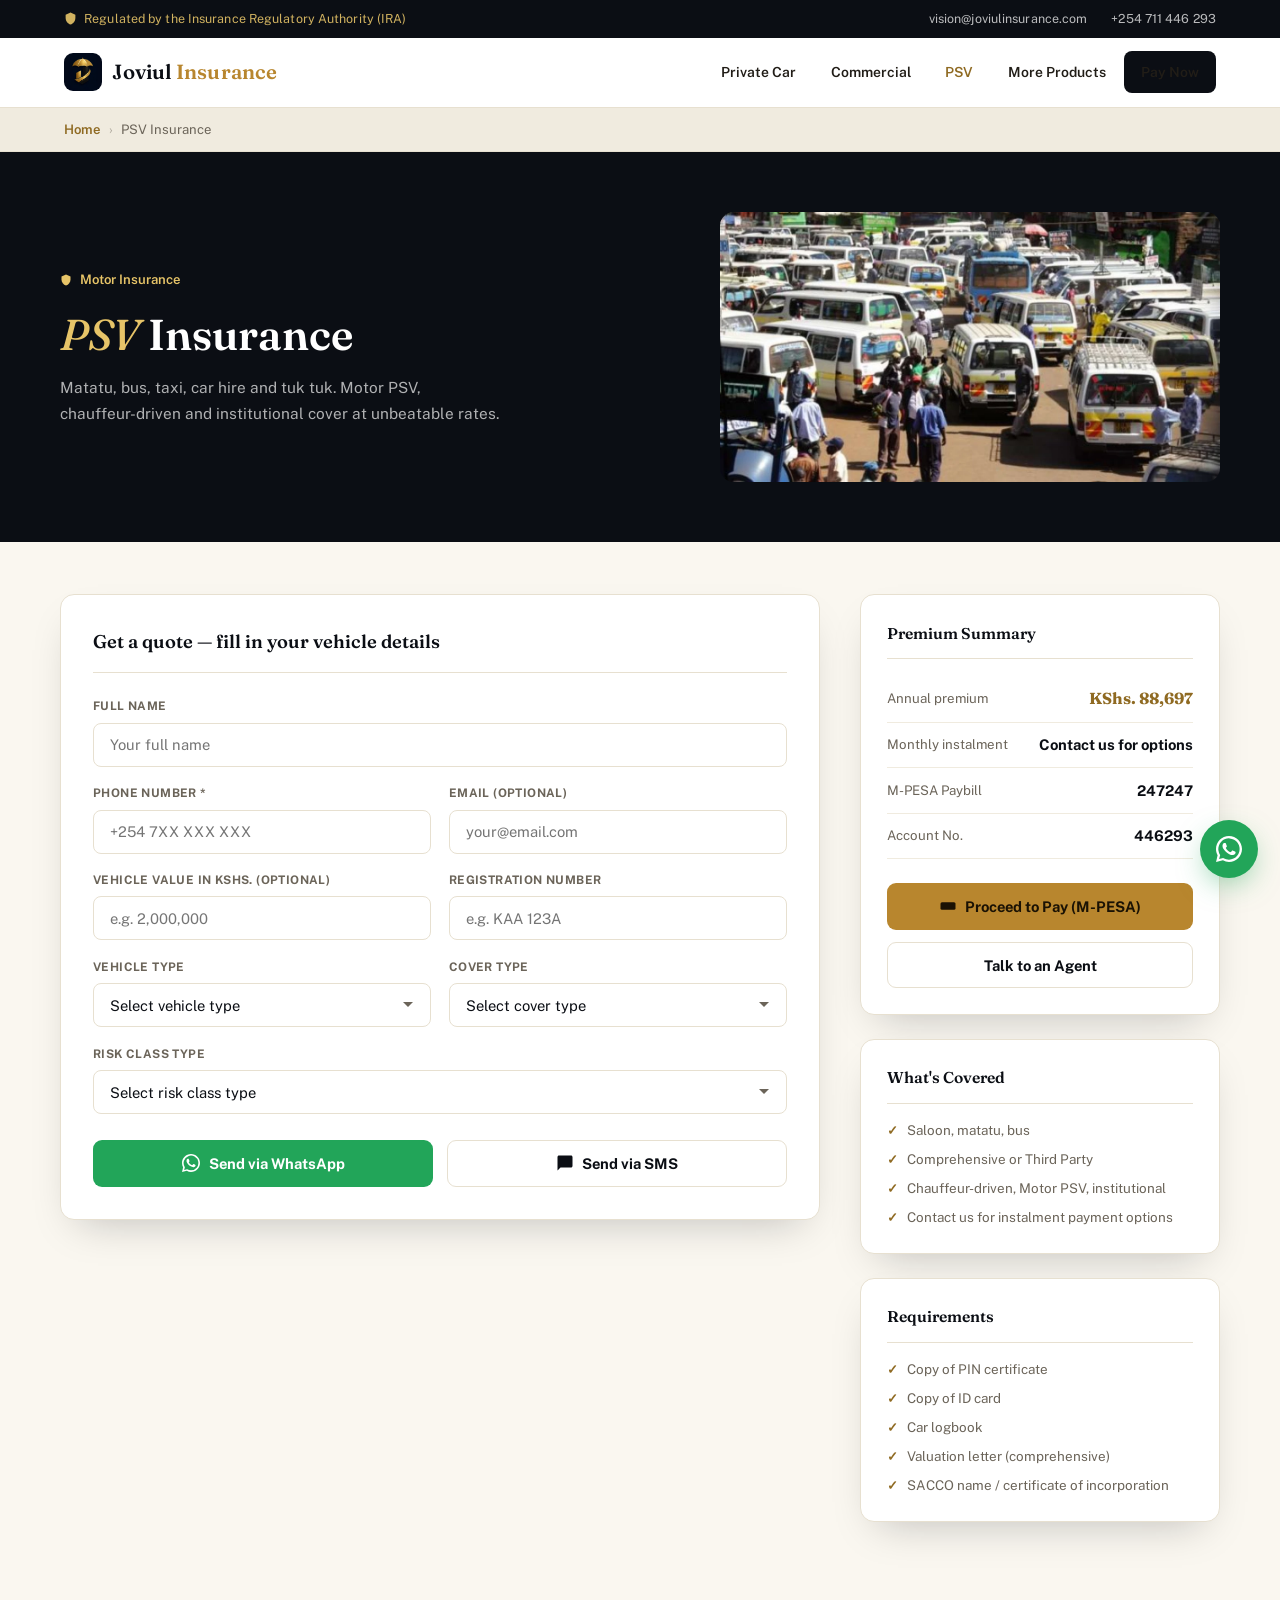
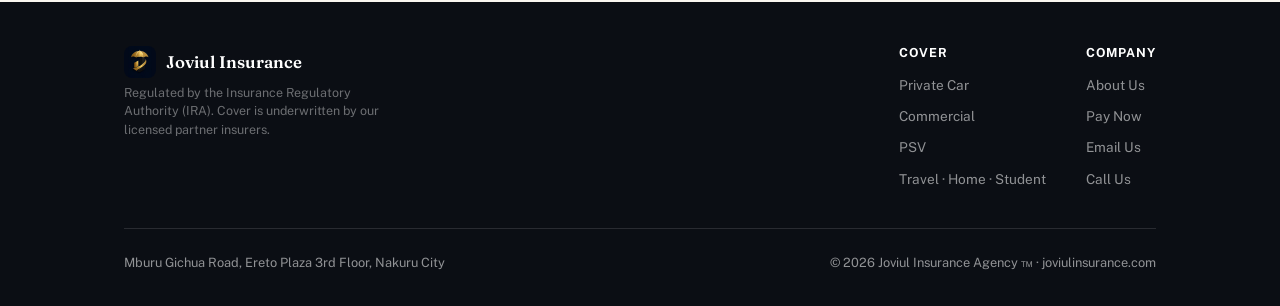
<file: psv.html>
<!DOCTYPE html>
<html lang="en">
<head>
<meta charset="UTF-8">
<meta name="viewport" content="width=device-width, initial-scale=1.0">
<title>PSV Insurance — Joviul Insurance</title>
<meta name="description" content="Matatu, bus, taxi, car hire and tuk tuk cover. Motor PSV, chauffeur-driven and institutional cover at unbeatable rates.">
<link rel="icon" href="favicon.ico">
<link rel="apple-touch-icon" href="assets/img/apple-touch-icon.png">
<link rel="stylesheet" href="assets/css/style.css">
</head>
<body>

<div class="topbar">
  <div class="reg">
    <svg width="13" height="13" viewBox="0 0 24 24" fill="currentColor"><path d="M12 1L3 5v6c0 5.55 3.84 10.74 9 12 5.16-1.26 9-6.45 9-12V5l-9-4z"/></svg>
    Regulated by the Insurance Regulatory Authority (IRA)
  </div>
  <div class="topbar-links">
    <a href="mailto:vision@joviulinsurance.com">vision@joviulinsurance.com</a>
    <a href="tel:+254711446293">+254 711 446 293</a>
  </div>
</div>

<nav>
  <a href="index.html" class="logo">
    <img src="assets/img/logo-mark.png" alt="Joviul Insurance">
    <span class="logo-word">Joviul <em>Insurance</em></span>
  </a>
  <div class="nav-links">
    <a href="private.html">Private Car</a>
    <a href="commercial.html">Commercial</a>
    <a href="psv.html" class="current">PSV</a>
    <a href="other-products.html">More Products</a>
    <a href="checkout.html" class="btn btn-ink btn-sm">Pay Now</a>
  </div>
  <button class="nav-toggle" aria-label="Open menu"><span></span></button>
</nav>

<div class="nav-drawer">
  <div class="nav-drawer-backdrop"></div>
  <div class="nav-drawer-panel">
    <button class="nav-drawer-close" aria-label="Close menu">✕</button>
    <a href="index.html">Home</a>
    <a href="private.html">Private Car</a>
    <a href="commercial.html">Commercial</a>
    <a href="psv.html">PSV</a>
    <a href="other-products.html">More Products</a>
    <a href="checkout.html">Pay Now</a>
  </div>
</div>

<div class="breadcrumb"><a href="index.html">Home</a><span class="sep">›</span>PSV Insurance</div>

<section class="page-hero">
  <div class="wrap page-hero-inner">
    <div>
      <div class="eyebrow-pill"><svg width="12" height="12" viewBox="0 0 24 24" fill="currentColor"><path d="M12 1L3 5v6c0 5.55 3.84 10.74 9 12 5.16-1.26 9-6.45 9-12V5l-9-4z"/></svg>Motor Insurance</div>
      <h1 class="page-hero-title"><span class="accent">PSV</span> Insurance</h1>
      <p class="page-hero-sub">Matatu, bus, taxi, car hire and tuk tuk. Motor PSV, chauffeur-driven and institutional cover at unbeatable rates.</p>
    </div>
    <div class="page-hero-imgs"><img src="assets/img/psv-matatu.webp" alt="Matatu"></div>
  </div>
</section>

<div class="wrap main-grid">
  <div class="form-card">
    <div class="form-card-title">Get a quote — fill in your vehicle details</div>
    <div class="form-grid">
      <div class="field full"><label>Full Name</label><input id="name" data-field="name" type="text" placeholder="Your full name"></div>
      <div class="field"><label>Phone Number *</label><input id="phone" data-field="phone" type="tel" placeholder="+254 7XX XXX XXX"></div>
      <div class="field"><label>Email (optional)</label><input id="email" data-field="email" type="email" placeholder="your@email.com"></div>
      <div class="field"><label>Vehicle Value in KShs. (optional)</label><input id="value" data-field="value" type="number" placeholder="e.g. 2,000,000"></div>
      <div class="field"><label>Registration Number</label><input id="reg" data-field="reg" type="text" placeholder="e.g. KAA 123A"></div>
      <div class="field">
        <label>Vehicle Type</label>
        <select id="vtype" data-field="vtype">
          <option value="">Select vehicle type</option>
          <option value="Saloon">Saloon</option>
          <option value="Matatu">Matatu</option>
          <option value="Bus">Bus</option>
        </select>
      </div>
      <div class="field">
        <label>Cover Type</label>
        <select id="cover" data-field="cover">
          <option value="">Select cover type</option>
          <option value="Comprehensive">Comprehensive</option>
          <option value="Third Party">Third Party</option>
        </select>
      </div>
      <div class="field full">
        <label>Risk Class Type</label>
        <select id="risk" data-field="risk">
          <option value="">Select risk class type</option>
          <option value="Chauffeur Driven">Chauffeur Driven</option>
          <option value="Institutional Vehicles">Institutional Vehicles</option>
          <option value="Motor PSV">Motor PSV</option>
        </select>
      </div>
    </div>
    <div class="form-btns">
      <button class="btn btn-wa btn-block" onclick="sendQuoteWA('PSV Insurance')">
        <svg width="18" height="18" fill="currentColor" viewBox="0 0 24 24"><path d="M17.472 14.382c-.297-.149-1.758-.867-2.03-.967-.273-.099-.471-.148-.67.15-.197.297-.767.966-.94 1.164-.173.199-.347.223-.644.075-.297-.15-1.255-.463-2.39-1.475-.883-.788-1.48-1.761-1.653-2.059-.173-.297-.018-.458.13-.606.134-.133.298-.347.446-.52.149-.174.198-.298.298-.497.099-.198.05-.371-.025-.52-.075-.149-.669-1.612-.916-2.207-.242-.579-.487-.5-.669-.51-.173-.008-.371-.01-.57-.01-.198 0-.52.074-.792.372-.272.297-1.04 1.016-1.04 2.479 0 1.462 1.065 2.875 1.213 3.074.149.198 2.096 3.2 5.077 4.487.709.306 1.262.489 1.694.625.712.227 1.36.195 1.871.118.571-.085 1.758-.719 2.006-1.413.248-.694.248-1.289.173-1.413-.074-.124-.272-.198-.57-.347z"/><path d="M12 0C5.373 0 0 5.373 0 12c0 2.089.534 4.057 1.475 5.776L.057 24l6.345-1.652A11.951 11.951 0 0012 24c6.627 0 12-5.373 12-12S18.627 0 12 0zm0 21.818a9.818 9.818 0 01-5.027-1.38l-.361-.214-3.737.979.995-3.633-.237-.376A9.818 9.818 0 1112 21.818z"/></svg>
        Send via WhatsApp
      </button>
      <button class="btn btn-outline btn-block" onclick="sendQuoteSMS('PSV Insurance')">
        <svg width="18" height="18" fill="currentColor" viewBox="0 0 24 24"><path d="M20 2H4c-1.1 0-2 .9-2 2v18l4-4h14c1.1 0 2-.9 2-2V4c0-1.1-.9-2-2-2z"/></svg>
        Send via SMS
      </button>
    </div>
  </div>

  <div class="sidebar">
    <div class="side-card">
      <div class="side-card-title">Premium Summary</div>
      <div class="price-row"><span class="price-label">Annual premium</span><span class="price-val gold">KShs. 88,697</span></div>
      <div class="price-row"><span class="price-label">Monthly instalment</span><span class="price-val">Contact us for options</span></div>
      <div class="price-row"><span class="price-label">M-PESA Paybill</span><span class="price-val">247247</span></div>
      <div class="price-row"><span class="price-label">Account No.</span><span class="price-val">446293</span></div>
      <button class="btn btn-gold btn-block mt-lg" onclick="goCheckout()">
        <svg width="18" height="18" fill="currentColor" viewBox="0 0 24 24"><path d="M20 7H4a2 2 0 00-2 2v6a2 2 0 002 2h16a2 2 0 002-2V9a2 2 0 00-2-2z"/></svg>
        Proceed to Pay (M-PESA)
      </button>
      <button class="btn btn-outline btn-block mt-lg" style="margin-top:.75rem" onclick="talkAgent('PSV Insurance')">
        Talk to an Agent
      </button>
    </div>
    <div class="side-card">
      <div class="side-card-title">What's Covered</div>
      <div class="info-list">
        <div class="info-item">Saloon, matatu, bus</div>
        <div class="info-item">Comprehensive or Third Party</div>
        <div class="info-item">Chauffeur-driven, Motor PSV, institutional</div>
        <div class="info-item">Contact us for instalment payment options</div>
      </div>
    </div>
    <div class="side-card">
      <div class="side-card-title">Requirements</div>
      <div class="info-list">
        <div class="info-item">Copy of PIN certificate</div>
        <div class="info-item">Copy of ID card</div>
        <div class="info-item">Car logbook</div>
        <div class="info-item">Valuation letter (comprehensive)</div>
        <div class="info-item">SACCO name / certificate of incorporation</div>
      </div>
    </div>
  </div>
</div>

<footer>
  <div class="wrap">
    <div class="footer-top">
      <div>
        <div class="footer-brand"><img src="assets/img/logo-mark.png" alt=""><span class="footer-brand-word">Joviul Insurance</span></div>
        <div class="footer-reg">Regulated by the Insurance Regulatory Authority (IRA). Cover is underwritten by our licensed partner insurers.</div>
      </div>
      <div class="footer-links">
        <div class="footer-col">
          <h4>Cover</h4>
          <a href="private.html">Private Car</a>
          <a href="commercial.html">Commercial</a>
          <a href="psv.html">PSV</a>
          <a href="other-products.html">Travel · Home · Student</a>
        </div>
        <div class="footer-col">
          <h4>Company</h4>
          <a href="index.html#about">About Us</a>
          <a href="checkout.html">Pay Now</a>
          <a href="mailto:vision@joviulinsurance.com">Email Us</a>
          <a href="tel:+254711446293">Call Us</a>
        </div>
      </div>
    </div>
    <div class="footer-bottom">
      <span>Mburu Gichua Road, Ereto Plaza 3rd Floor, Nakuru City</span>
      <span>© 2026 Joviul Insurance Agency ™ · joviulinsurance.com</span>
    </div>
  </div>
</footer>

<a class="wa-float" href="https://wa.me/254711446293" target="_blank" rel="noopener" aria-label="Chat on WhatsApp">
  <svg width="26" height="26" fill="currentColor" viewBox="0 0 24 24"><path d="M17.472 14.382c-.297-.149-1.758-.867-2.03-.967-.273-.099-.471-.148-.67.15-.197.297-.767.966-.94 1.164-.173.199-.347.223-.644.075-.297-.15-1.255-.463-2.39-1.475-.883-.788-1.48-1.761-1.653-2.059-.173-.297-.018-.458.13-.606.134-.133.298-.347.446-.52.149-.174.198-.298.298-.497.099-.198.05-.371-.025-.52-.075-.149-.669-1.612-.916-2.207-.242-.579-.487-.5-.669-.51-.173-.008-.371-.01-.57-.01-.198 0-.52.074-.792.372-.272.297-1.04 1.016-1.04 2.479 0 1.462 1.065 2.875 1.213 3.074.149.198 2.096 3.2 5.077 4.487.709.306 1.262.489 1.694.625.712.227 1.36.195 1.871.118.571-.085 1.758-.719 2.006-1.413.248-.694.248-1.289.173-1.413-.074-.124-.272-.198-.57-.347z"/><path d="M12 0C5.373 0 0 5.373 0 12c0 2.089.534 4.057 1.475 5.776L.057 24l6.345-1.652A11.951 11.951 0 0012 24c6.627 0 12-5.373 12-12S18.627 0 12 0zm0 21.818a9.818 9.818 0 01-5.027-1.38l-.361-.214-3.737.979.995-3.633-.237-.376A9.818 9.818 0 1112 21.818z"/></svg>
</a>

<script src="assets/js/main.js"></script>
</body>
</html>
</file>
<file: assets/css/style.css>
/* ==========================================================================
   Joviul Insurance — shared design system
   Palette drawn from the Joviul mark: near-black ink + gilt gold on warm paper.
   Type: Fraunces (display) + Public Sans (UI/body).
   ========================================================================== */

@import url('https://fonts.googleapis.com/css2?family=Fraunces:ital,opsz,wght@0,9..144,400;0,9..144,500;0,9..144,600;0,9..144,700;1,9..144,500&family=Public+Sans:wght@400;500;600;700;800&display=swap');

:root{
  --ink:#0B0E14;
  --ink-soft:#161B24;
  --ink-line:rgba(255,255,255,.12);
  --gold:#B8862E;
  --gold-deep:#8F6A22;
  --gold-light:#E7C468;
  --paper:#FAF7F0;
  --panel:#FFFFFF;
  --text:#211D17;
  --muted:#6B6459;
  --line:#E7E0D0;
  --line-soft:#F0EBDF;
  --green:#22A559;
  --shadow:0 18px 40px -18px rgba(11,14,20,.25);
  --radius:14px;
}

*{box-sizing:border-box}
html{-webkit-text-size-adjust:100%}
body{
  margin:0;
  background:var(--paper);
  color:var(--text);
  font-family:'Public Sans',sans-serif;
  font-size:16px;
  line-height:1.6;
  -webkit-font-smoothing:antialiased;
}
h1,h2,h3,h4{
  font-family:'Fraunces',serif;
  font-weight:600;
  color:var(--ink);
  line-height:1.15;
  margin:0;
}
p{margin:0}
a{color:inherit;text-decoration:none}
img{max-width:100%;display:block}
button{font-family:inherit}
ul{margin:0;padding:0;list-style:none}
:focus-visible{outline:2.5px solid var(--gold);outline-offset:3px}

.wrap{max-width:1160px;margin:0 auto;padding:0 5%}

/* ---------- Topbar ---------- */
.topbar{
  background:var(--ink);
  color:rgba(255,255,255,.72);
  font-size:.78rem;
  padding:.55rem 5%;
  display:flex;
  justify-content:space-between;
  align-items:center;
  gap:1rem;
  letter-spacing:.1px;
}
.topbar .reg{display:flex;align-items:center;gap:.45rem;color:rgba(231,196,104,.9)}
.topbar-links{display:flex;gap:1.5rem}
.topbar a:hover{color:#fff}

/* ---------- Nav ---------- */
nav{
  background:var(--panel);
  border-bottom:1px solid var(--line);
  padding:.85rem 5%;
  display:flex;
  align-items:center;
  justify-content:space-between;
  position:sticky;
  top:0;
  z-index:300;
}
.logo{display:flex;align-items:center;gap:.65rem}
.logo img{width:38px;height:38px;border-radius:9px;display:block}
.logo-word{font-family:'Fraunces',serif;font-size:1.28rem;font-weight:600;color:var(--ink);letter-spacing:.2px}
.logo-word em{font-style:normal;color:var(--gold)}
.nav-links{display:flex;gap:.15rem;align-items:center}
.nav-links a{
  padding:.55rem 1rem;
  border-radius:8px;
  font-size:.87rem;
  font-weight:600;
  color:var(--text);
  transition:background .15s,color .15s;
}
.nav-links a:hover{background:var(--line-soft)}
.nav-links a.current{color:var(--gold-deep)}
.nav-btn{background:var(--ink)!important;color:#fff!important;margin-left:.4rem}
.nav-btn:hover{background:#000!important}
.nav-toggle{
  display:none;
  width:42px;height:42px;border-radius:8px;border:1px solid var(--line);
  background:none;align-items:center;justify-content:center;cursor:pointer;
}
.nav-toggle span{display:block;width:18px;height:2px;background:var(--ink);position:relative}
.nav-toggle span::before,.nav-toggle span::after{content:'';position:absolute;left:0;width:18px;height:2px;background:var(--ink);transition:transform .2s}
.nav-toggle span::before{top:-6px}
.nav-toggle span::after{top:6px}
.nav-toggle.open span{background:transparent}
.nav-toggle.open span::before{top:0;transform:rotate(45deg)}
.nav-toggle.open span::after{top:0;transform:rotate(-45deg)}

/* ---------- Breadcrumb ---------- */
.breadcrumb{background:var(--line-soft);border-bottom:1px solid var(--line);padding:.7rem 5%;font-size:.82rem;color:var(--muted)}
.breadcrumb a{color:var(--gold-deep);font-weight:600}
.breadcrumb .sep{margin:0 .5rem;opacity:.5}

/* ---------- Buttons ---------- */
.btn{
  display:inline-flex;align-items:center;justify-content:center;gap:.55rem;
  padding:.85rem 1.6rem;border-radius:9px;font-weight:700;font-size:.92rem;
  border:1.5px solid transparent;cursor:pointer;transition:transform .15s,box-shadow .15s,background .15s,border-color .15s;
  font-family:'Public Sans',sans-serif;
}
.btn svg{flex-shrink:0}
.btn-gold{background:var(--gold);color:#1a1204}
.btn-gold:hover{background:var(--gold-deep);color:#fff;transform:translateY(-1px)}
.btn-ink{background:var(--ink);color:#fff}
.btn-ink:hover{background:#000;transform:translateY(-1px)}
.btn-outline-dark{background:transparent;color:#fff;border-color:rgba(255,255,255,.35)}
.btn-outline-dark:hover{border-color:#fff;background:rgba(255,255,255,.08)}
.btn-outline{background:transparent;color:var(--ink);border-color:var(--line)}
.btn-outline:hover{border-color:var(--ink)}
.btn-wa{background:#22A559;color:#fff}
.btn-wa:hover{background:#1c8a49;transform:translateY(-1px)}
.btn-block{width:100%}
.btn-sm{padding:.65rem 1.1rem;font-size:.85rem}

/* ---------- Kicker / section head ---------- */
.kicker{
  display:inline-flex;align-items:center;gap:.5rem;
  font-family:'Fraunces',serif;font-style:italic;font-weight:500;
  color:var(--gold-deep);font-size:1rem;margin-bottom:.6rem;
}
.kicker::before{content:'';width:22px;height:1.5px;background:var(--gold)}
.section-head{max-width:640px;margin-bottom:2.75rem}
.section-head h2{font-size:clamp(1.7rem,3.2vw,2.35rem)}
.section-head p{color:var(--muted);font-size:.98rem;margin-top:.75rem;line-height:1.7}

.section{padding:5rem 0}
.bg-panel{background:var(--panel)}
.bg-ink{background:var(--ink);color:#fff}

/* ---------- Hero ---------- */
.hero{position:relative;background:var(--ink);overflow:hidden}
.hero-photo{position:absolute;inset:0;opacity:.16}
.hero-photo img{width:100%;height:100%;object-fit:cover}
.hero-glow{position:absolute;top:-20%;right:-10%;width:60%;height:140%;
  background:radial-gradient(circle,rgba(231,196,104,.16),transparent 65%);pointer-events:none}
.hero-inner{
  position:relative;z-index:1;display:grid;grid-template-columns:1.1fr .9fr;gap:3.5rem;
  align-items:center;padding:4.5rem 0;
}
.eyebrow-pill{
  display:inline-flex;align-items:center;gap:.5rem;color:var(--gold-light);
  font-size:.82rem;font-weight:600;margin-bottom:1.25rem;
}
.eyebrow-pill svg{fill:var(--gold-light)}
.hero h1{font-size:clamp(2.3rem,4.6vw,3.4rem);color:#fff;font-weight:600;letter-spacing:-.5px}
.hero h1 .accent{color:var(--gold-light);font-style:italic;font-weight:500}
.hero-sub{color:rgba(255,255,255,.68);font-size:1.02rem;line-height:1.75;margin:1.25rem 0 2rem;max-width:460px}
.hero-ctas{display:flex;gap:.9rem;flex-wrap:wrap}

.pay-card{background:rgba(255,255,255,.045);border:1px solid var(--ink-line);border-radius:16px;padding:1.9rem;backdrop-filter:blur(6px)}
.pay-card h3{color:#fff;font-size:1rem;font-weight:600;margin-bottom:1.3rem;padding-bottom:.9rem;border-bottom:1px solid var(--ink-line)}
.pay-figures{display:grid;grid-template-columns:1fr 1fr;gap:.75rem;margin-bottom:1.15rem}
.pay-figure{background:rgba(0,0,0,.28);border-radius:10px;padding:1rem}
.pay-figure .lbl{font-size:.68rem;text-transform:uppercase;letter-spacing:1px;color:rgba(255,255,255,.45);margin-bottom:.25rem}
.pay-figure .val{color:var(--gold-light);font-size:1.15rem;font-weight:700;font-family:'Fraunces',serif}
.quick-links{display:flex;flex-direction:column;gap:.5rem}
.quick-link{
  display:flex;align-items:center;justify-content:space-between;padding:.8rem 1rem;
  background:rgba(255,255,255,.04);border:1px solid var(--ink-line);border-radius:9px;
  color:#fff;font-size:.87rem;font-weight:600;transition:border-color .15s,background .15s;
}
.quick-link:hover{border-color:rgba(231,196,104,.5);background:rgba(231,196,104,.08)}
.quick-link svg{stroke:rgba(255,255,255,.4);flex-shrink:0}

/* ---------- Stats strip ---------- */
.stats-strip{border-bottom:1px solid var(--line)}
.stats-row{display:grid;grid-template-columns:repeat(4,1fr);padding:2.4rem 0}
.stat{text-align:center;border-left:1px solid var(--line)}
.stat:first-child{border-left:none}
.stat-n{font-family:'Fraunces',serif;font-size:2rem;font-weight:600;color:var(--gold-deep)}
.stat-l{font-size:.8rem;color:var(--muted);margin-top:.3rem}

/* ---------- Product cards ---------- */
.products-grid{display:grid;grid-template-columns:repeat(3,1fr);gap:1.5rem}
.prod-card{
  background:var(--panel);border:1px solid var(--line);border-radius:var(--radius);
  overflow:hidden;transition:transform .2s,box-shadow .2s,border-color .2s;
  display:flex;flex-direction:column;
}
.prod-card:hover{transform:translateY(-4px);box-shadow:var(--shadow);border-color:transparent}
.prod-img-wrap{position:relative;height:170px;overflow:hidden;background:var(--line-soft)}
.prod-img-wrap img{width:100%;height:100%;object-fit:cover}
.prod-tag{
  position:absolute;top:.85rem;left:.85rem;background:var(--ink);color:var(--gold-light);
  font-size:.68rem;font-weight:700;letter-spacing:.3px;padding:.3rem .65rem;border-radius:6px;
}
.prod-body{padding:1.4rem;display:flex;flex-direction:column;flex:1}
.prod-title{font-family:'Fraunces',serif;font-size:1.12rem;font-weight:600;color:var(--ink);margin-bottom:.5rem}
.prod-desc{font-size:.86rem;color:var(--muted);line-height:1.65;margin-bottom:1.1rem;flex:1}
.prod-price{font-size:.8rem;color:var(--muted);padding-top:.9rem;border-top:1px solid var(--line);margin-bottom:1.1rem}
.prod-price strong{color:var(--gold-deep);font-family:'Fraunces',serif;font-size:1.05rem}
.prod-btn{
  display:flex;align-items:center;justify-content:center;width:100%;padding:.75rem;
  background:var(--line-soft);color:var(--ink);border-radius:8px;font-weight:700;font-size:.87rem;
  transition:background .15s,color .15s;
}
.prod-btn:hover{background:var(--ink);color:#fff}
.view-all-row{text-align:center;margin-top:2.75rem}

/* ---------- About / info split ---------- */
.info-grid{display:grid;grid-template-columns:.85fr 1.15fr;gap:4rem;align-items:center}
.info-img{width:100%;border-radius:var(--radius);aspect-ratio:4/3;object-fit:cover;box-shadow:var(--shadow)}
.info-text p{color:var(--muted);font-size:.95rem;line-height:1.8;margin-bottom:.9rem}
.value-rail{margin-top:1.75rem;border-left:2px solid var(--line);padding-left:1.25rem;display:flex;flex-direction:column;gap:1.15rem}
.value-item{position:relative}
.value-item::before{content:'';position:absolute;left:-1.5rem;top:.35rem;width:8px;height:8px;border-radius:50%;background:var(--gold)}
.value-item strong{display:block;font-family:'Fraunces',serif;font-size:1rem;color:var(--ink);margin-bottom:.15rem}
.value-item span{font-size:.87rem;color:var(--muted)}

/* ---------- Cover compare ---------- */
.compare-grid{display:grid;grid-template-columns:1fr 1fr;gap:1.5rem}
.compare-card{background:var(--panel);border:1px solid var(--line);border-radius:var(--radius);padding:2rem}
.compare-card.featured{border-color:var(--gold);position:relative;box-shadow:var(--shadow)}
.compare-flag{position:absolute;top:-.75rem;left:1.75rem;background:var(--gold);color:#1a1204;font-size:.7rem;font-weight:700;padding:.3rem .7rem;border-radius:6px}
.compare-title{font-family:'Fraunces',serif;font-size:1.15rem;font-weight:600;color:var(--ink);margin-bottom:.75rem}
.compare-text{font-size:.88rem;color:var(--muted);line-height:1.75}

/* ---------- FAQ ---------- */
.faq-list{display:flex;flex-direction:column;border-top:1px solid var(--line)}
.faq-item{border-bottom:1px solid var(--line)}
.faq-q{
  width:100%;text-align:left;background:none;border:none;cursor:pointer;
  display:flex;align-items:center;justify-content:space-between;gap:1rem;
  padding:1.35rem 0;font-family:'Fraunces',serif;font-size:1.05rem;color:var(--ink);font-weight:600;
}
.faq-q .plus{width:22px;height:22px;flex-shrink:0;position:relative}
.faq-q .plus::before,.faq-q .plus::after{content:'';position:absolute;background:var(--gold-deep);transition:transform .2s}
.faq-q .plus::before{left:0;top:50%;width:100%;height:2px;transform:translateY(-50%)}
.faq-q .plus::after{top:0;left:50%;width:2px;height:100%;transform:translateX(-50%)}
.faq-item.open .plus::after{transform:translateX(-50%) rotate(90deg);opacity:0}
.faq-a{max-height:0;overflow:hidden;transition:max-height .25s ease}
.faq-a p{font-size:.9rem;color:var(--muted);line-height:1.75;padding-bottom:1.35rem;max-width:640px}

/* ---------- Claims timeline ---------- */
.timeline{display:grid;grid-template-columns:repeat(4,1fr);gap:1.5rem;position:relative}
.timeline::before{content:'';position:absolute;top:22px;left:12%;right:12%;height:1.5px;background:var(--line);z-index:0}
.tl-step{position:relative;z-index:1}
.tl-num{
  width:44px;height:44px;background:var(--ink);color:var(--gold-light);border-radius:50%;
  display:flex;align-items:center;justify-content:center;font-family:'Fraunces',serif;font-weight:600;
  font-size:1.02rem;margin-bottom:1.1rem;
}
.tl-title{font-family:'Fraunces',serif;font-weight:600;font-size:1rem;color:var(--ink);margin-bottom:.5rem}
.tl-text{font-size:.85rem;color:var(--muted);line-height:1.65}

/* ---------- Payment band ---------- */
.pay-band{background:var(--ink);color:#fff;position:relative;overflow:hidden}
.pay-band-inner{display:grid;grid-template-columns:1fr 1fr;gap:4rem;align-items:center;padding:4.5rem 0}
.pay-band h2{color:#fff;font-size:1.85rem;margin-bottom:1rem}
.pay-band p{color:rgba(255,255,255,.68);font-size:.95rem;line-height:1.75;margin-bottom:1.6rem;max-width:420px}
.pay-band-ctas{display:flex;gap:1rem;flex-wrap:wrap}
.pay-list{background:rgba(255,255,255,.05);border:1px solid var(--ink-line);border-radius:14px;padding:1.75rem}
.pay-list-row{display:flex;justify-content:space-between;align-items:center;padding:.9rem 0;border-bottom:1px solid var(--ink-line)}
.pay-list-row:last-child{border:none}
.pay-list-row .k{font-size:.76rem;text-transform:uppercase;letter-spacing:1px;color:rgba(255,255,255,.5)}
.pay-list-row .v{font-family:'Fraunces',serif;font-size:1.08rem;font-weight:600;color:var(--gold-light)}

/* ---------- Partners ---------- */
.partners-row{display:flex;flex-wrap:wrap;gap:2rem;justify-content:center;align-items:center}
.partner-logo{height:46px;width:auto;max-width:120px;object-fit:contain;filter:grayscale(1);opacity:.55;transition:all .25s;border-radius:4px}
.partner-logo:hover{filter:none;opacity:1}

/* ---------- Testimonials ---------- */
.testi-grid{display:grid;grid-template-columns:repeat(3,1fr);gap:1.5rem}
.testi-card{background:var(--panel);border:1px solid var(--line);border-radius:var(--radius);padding:1.75rem}
.testi-quote{font-family:'Fraunces',serif;font-style:italic;font-size:1.02rem;color:var(--ink);line-height:1.6;margin-bottom:1.25rem}
.testi-who{display:flex;align-items:center;gap:.7rem}
.testi-avatar{width:36px;height:36px;border-radius:50%;background:var(--gold);color:#1a1204;display:flex;align-items:center;justify-content:center;font-weight:700;font-size:.85rem;flex-shrink:0}
.testi-name{font-size:.86rem;font-weight:700;color:var(--ink)}
.testi-loc{font-size:.78rem;color:var(--muted)}

/* ---------- Contact ---------- */
.contact-grid{display:grid;grid-template-columns:1fr 1fr;gap:3.5rem}
.contact-detail{display:flex;align-items:flex-start;gap:1rem;margin-bottom:1.5rem}
.cd-icon{width:44px;height:44px;background:var(--line-soft);border-radius:10px;display:flex;align-items:center;justify-content:center;flex-shrink:0}
.cd-icon svg{fill:var(--gold-deep)}
.cd-label{font-size:.72rem;text-transform:uppercase;letter-spacing:1px;color:var(--muted);margin-bottom:.2rem}
.cd-val{font-size:.96rem;color:var(--ink);font-weight:600}
.cta-stack{display:flex;flex-direction:column;gap:.85rem}
.cta-row{
  display:flex;align-items:center;gap:1rem;padding:1.05rem 1.35rem;border-radius:10px;
  font-weight:700;font-size:.94rem;transition:transform .15s,box-shadow .15s;border:1.5px solid transparent;
}
.cta-row:hover{transform:translateY(-2px)}
.cta-row svg{flex-shrink:0}
.cta-row span{flex:1}
.cta-row.wa{background:#22A559;color:#fff}
.cta-row.call{background:var(--ink);color:#fff}
.cta-row.sms{background:var(--panel);color:var(--ink);border-color:var(--line)}
.cta-row.pay{background:var(--gold);color:#1a1204}

/* ---------- Footer ---------- */
footer{background:var(--ink);color:rgba(255,255,255,.55);padding:2.75rem 0 2rem}
.footer-top{display:flex;justify-content:space-between;align-items:flex-start;gap:2rem;flex-wrap:wrap;padding-bottom:1.75rem;border-bottom:1px solid var(--ink-line)}
.footer-brand{display:flex;align-items:center;gap:.6rem}
.footer-brand img{width:32px;height:32px;border-radius:8px}
.footer-brand-word{font-family:'Fraunces',serif;color:#fff;font-weight:600;font-size:1.05rem}
.footer-reg{font-size:.78rem;color:rgba(255,255,255,.4);margin-top:.35rem;max-width:280px;line-height:1.5}
.footer-links{display:flex;gap:2.5rem;flex-wrap:wrap}
.footer-col h4{font-family:'Public Sans',sans-serif;color:#fff;font-size:.78rem;text-transform:uppercase;letter-spacing:1px;margin-bottom:.9rem;font-weight:700}
.footer-col a{display:block;font-size:.85rem;color:rgba(255,255,255,.55);margin-bottom:.6rem;transition:color .15s}
.footer-col a:hover{color:var(--gold-light)}
.footer-bottom{display:flex;justify-content:space-between;flex-wrap:wrap;gap:.75rem;padding-top:1.5rem;font-size:.8rem}

/* ---------- Floating WhatsApp ---------- */
.wa-float{
  position:fixed;bottom:1.4rem;right:1.4rem;z-index:400;
  width:58px;height:58px;border-radius:50%;background:#22A559;color:#fff;
  display:flex;align-items:center;justify-content:center;box-shadow:0 10px 30px -8px rgba(34,165,89,.6);
  transition:transform .2s;
}
.wa-float:hover{transform:scale(1.07)}

/* ---------- Forms (quote pages) ---------- */
.page-hero{background:var(--ink);position:relative;overflow:hidden}
.page-hero-inner{position:relative;z-index:1;display:grid;grid-template-columns:1.1fr .9fr;gap:3rem;align-items:center;padding:3.75rem 0}
.page-hero-imgs{display:grid;gap:.6rem;border-radius:14px;overflow:hidden;height:270px}
.page-hero-imgs.two-col{grid-template-columns:1fr 1fr}
.page-hero-imgs img{width:100%;height:100%;object-fit:cover}
.page-hero-title{font-size:clamp(2rem,4vw,2.7rem);color:#fff;font-weight:600}
.page-hero-title .accent{color:var(--gold-light);font-style:italic;font-weight:500}
.page-hero-sub{color:rgba(255,255,255,.68);font-size:.96rem;line-height:1.7;margin-top:.85rem;max-width:440px}

.main-grid{display:grid;grid-template-columns:1fr 360px;gap:2.5rem;align-items:start;padding:3.25rem 0 5rem}
.form-card{background:var(--panel);border:1px solid var(--line);border-radius:var(--radius);padding:2rem;box-shadow:var(--shadow)}
.form-card-title{font-family:'Fraunces',serif;font-size:1.15rem;font-weight:600;color:var(--ink);margin-bottom:1.5rem;padding-bottom:1rem;border-bottom:1px solid var(--line)}
.form-grid{display:grid;grid-template-columns:1fr 1fr;gap:1.1rem}
.full{grid-column:1/-1}
.field{display:flex;flex-direction:column;gap:.4rem}
.field label{font-size:.74rem;font-weight:700;color:var(--muted);letter-spacing:.4px;text-transform:uppercase}
.field input,.field select,.field textarea{
  padding:.78rem 1rem;border:1.5px solid var(--line);border-radius:8px;color:var(--ink);
  font-family:'Public Sans',sans-serif;font-size:.92rem;background:#fff;outline:none;width:100%;
  transition:border-color .15s,box-shadow .15s;
}
.field input:focus,.field select:focus,.field textarea:focus{border-color:var(--gold);box-shadow:0 0 0 3px rgba(184,134,46,.15)}
.field select{
  cursor:pointer;appearance:none;-webkit-appearance:none;
  background-image:url("data:image/svg+xml,%3Csvg xmlns='http://www.w3.org/2000/svg' width='12' height='8'%3E%3Cpath fill='%236B6459' d='M1 1l5 5 5-5'/%3E%3C/svg%3E");
  background-repeat:no-repeat;background-position:right 1rem center;padding-right:2.5rem;
}
.field textarea{resize:vertical;min-height:90px}
.form-btns{display:grid;grid-template-columns:1fr 1fr;gap:.85rem;margin-top:1.6rem}

.sidebar{display:flex;flex-direction:column;gap:1.5rem}
.side-card{background:var(--panel);border:1px solid var(--line);border-radius:var(--radius);padding:1.6rem;box-shadow:var(--shadow)}
.side-card-title{font-family:'Fraunces',serif;font-size:.98rem;font-weight:600;color:var(--ink);margin-bottom:1rem;padding-bottom:.8rem;border-bottom:1px solid var(--line)}
.price-row{display:flex;justify-content:space-between;align-items:center;padding:.65rem 0;border-bottom:1px solid var(--line-soft)}
.price-row:last-child{border:none}
.price-label{font-size:.83rem;color:var(--muted)}
.price-val{font-size:.92rem;font-weight:700;color:var(--ink)}
.price-val.gold{color:var(--gold-deep);font-family:'Fraunces',serif;font-size:1rem}
.info-list{display:flex;flex-direction:column;gap:.55rem}
.info-item{display:flex;align-items:flex-start;gap:.6rem;font-size:.84rem;color:var(--muted);line-height:1.5}
.info-item::before{content:'✓';color:var(--gold-deep);font-weight:700;flex-shrink:0}

/* ---------- Other products page ---------- */
.prod-block{display:grid;grid-template-columns:1fr 1fr;gap:4rem;align-items:start;padding:3.75rem 0;border-bottom:1px solid var(--line)}
.prod-block:first-child{padding-top:0}
.prod-block:last-child{border-bottom:none}
.prod-block.reverse{direction:rtl}
.prod-block.reverse>*{direction:ltr}
.prod-visual{position:relative}
.prod-visual img{width:100%;border-radius:var(--radius);aspect-ratio:4/3;object-fit:cover;box-shadow:var(--shadow)}
.prod-visual-badge{position:absolute;bottom:-1rem;left:1.75rem;background:var(--ink);color:var(--gold-light);padding:.6rem 1.2rem;border-radius:8px;font-size:.78rem;font-weight:700}
.op-title{font-family:'Fraunces',serif;font-size:1.65rem;font-weight:600;color:var(--ink);margin-bottom:.85rem}
.price-tag{display:inline-flex;align-items:baseline;gap:.35rem;background:var(--line-soft);border:1px solid var(--line);border-radius:8px;padding:.55rem 1.1rem;margin-bottom:1.4rem}
.price-tag .from{font-size:.74rem;color:var(--muted)}
.price-tag .num{font-family:'Fraunces',serif;font-size:1.35rem;font-weight:600;color:var(--gold-deep)}
.price-tag .per{font-size:.74rem;color:var(--muted)}
.prod-covers{display:grid;grid-template-columns:1fr 1fr;gap:.65rem;margin-bottom:1.75rem}
.cover-item{display:flex;align-items:flex-start;gap:.6rem;font-size:.85rem;color:var(--text);line-height:1.45}
.cover-item::before{content:'✓';color:var(--gold-deep);font-weight:700;flex-shrink:0}
.prod-reqs{background:var(--line-soft);border-radius:10px;padding:1.35rem;margin-bottom:1.6rem}
.prod-reqs h4{font-size:.78rem;font-weight:700;text-transform:uppercase;letter-spacing:.5px;color:var(--ink);margin-bottom:.8rem}
.req-item{display:flex;align-items:flex-start;gap:.6rem;font-size:.84rem;color:var(--muted);margin-bottom:.4rem}
.req-item::before{content:'›';color:var(--gold-deep);font-weight:700;flex-shrink:0}

/* ---------- Checkout ---------- */
.plans-row{display:grid;grid-template-columns:repeat(3,1fr);gap:1rem;margin-bottom:2rem}
.plan-card{background:var(--panel);border:1.5px solid var(--line);border-radius:var(--radius);padding:1.5rem;cursor:pointer;transition:all .15s;text-align:center}
.plan-card:hover{border-color:var(--gold-light)}
.plan-card.active{border-color:var(--gold);background:#FDF8EC}
.plan-name{font-weight:700;font-size:.92rem;color:var(--ink);margin-bottom:.4rem}
.plan-price{font-family:'Fraunces',serif;font-size:1.3rem;font-weight:600;color:var(--gold-deep)}
.plan-period{font-size:.74rem;color:var(--muted);margin-top:.25rem}
.checkout-grid{display:grid;grid-template-columns:1fr 1fr;gap:2rem;align-items:start}
.card{background:var(--panel);border:1px solid var(--line);border-radius:var(--radius);overflow:hidden;box-shadow:var(--shadow)}
.card-header{padding:1.3rem 1.6rem;border-bottom:1px solid var(--line)}
.card-header h2{font-family:'Fraunces',serif;font-size:1.02rem;font-weight:600;color:var(--ink);display:flex;align-items:center;gap:.65rem}
.card-header .badge{width:26px;height:26px;border-radius:50%;display:flex;align-items:center;justify-content:center;font-size:.75rem;font-weight:700;flex-shrink:0;background:var(--ink);color:var(--gold-light)}
.card-body{padding:1.6rem}
.mpesa-hero{background:linear-gradient(135deg,var(--ink),#22262f);border-radius:10px;padding:1.75rem;margin-bottom:1.3rem;text-align:center}
.mpesa-logo-text{font-family:'Fraunces',serif;font-size:1.4rem;font-weight:600;color:var(--gold-light);letter-spacing:1px}
.mpesa-tagline{font-size:.78rem;color:rgba(255,255,255,.55);margin-top:.2rem}
.detail-box{background:#FDF8EC;border:1px solid #EFDDB3;border-radius:10px;padding:1.3rem;margin-bottom:1.1rem}
.detail-row{display:flex;justify-content:space-between;align-items:center;padding:.5rem 0;border-bottom:1px solid #EFE0BC}
.detail-row:last-child{border:none;padding-bottom:0}
.detail-key{font-size:.78rem;color:var(--muted);text-transform:uppercase;letter-spacing:.5px}
.detail-val{font-family:'Fraunces',serif;font-size:1.02rem;font-weight:600;color:var(--gold-deep)}
.mpesa-steps{display:flex;flex-direction:column;gap:.75rem;margin-bottom:1.3rem}
.mpesa-step{display:flex;align-items:flex-start;gap:.9rem;padding:1rem;background:var(--line-soft);border-radius:10px}
.step-num{width:28px;height:28px;background:var(--ink);color:var(--gold-light);border-radius:50%;display:flex;align-items:center;justify-content:center;font-size:.78rem;font-weight:700;flex-shrink:0}
.step-title{font-size:.88rem;font-weight:700;color:var(--ink);margin-bottom:.15rem}
.step-desc{font-size:.8rem;color:var(--muted);line-height:1.55}
.step-highlight{display:inline-block;background:var(--gold);color:#1a1204;font-weight:700;padding:.1rem .5rem;border-radius:5px;font-size:.85rem}
.security-row{display:flex;gap:1.25rem;align-items:center;justify-content:center;padding:1.1rem;background:var(--line-soft);border-radius:10px;margin-top:1rem}
.sec-badge{display:flex;align-items:center;gap:.4rem;font-size:.76rem;color:var(--muted);font-weight:600}
.sec-badge svg{fill:var(--gold-deep)}
.agent-options{display:flex;flex-direction:column;gap:.85rem}
.agent-option{display:flex;align-items:center;gap:1rem;padding:1.1rem 1.25rem;border-radius:10px;border:1.5px solid var(--line);transition:transform .15s,box-shadow .15s;background:#fff}
.agent-option:hover{transform:translateY(-2px);box-shadow:var(--shadow)}
.ao-icon{width:44px;height:44px;border-radius:9px;display:flex;align-items:center;justify-content:center;flex-shrink:0}
.ao-icon svg{fill:#fff}
.ao-icon.wa{background:#22A559}.ao-icon.call{background:var(--ink)}.ao-icon.sms{background:#444}
.ao-label{font-weight:700;font-size:.94rem;color:var(--ink)}
.ao-sub{font-size:.79rem;color:var(--muted);margin-top:.1rem}
.ao-arrow{color:var(--muted);margin-left:auto}
.or-divider{display:flex;align-items:center;gap:1rem;margin:1.5rem 0;color:var(--muted);font-size:.82rem;font-weight:600}
.or-divider::before,.or-divider::after{content:'';flex:1;height:1px;background:var(--line)}
.summary-card{background:var(--panel);border:1px solid var(--line);border-radius:var(--radius);padding:1.6rem;margin-bottom:2rem;box-shadow:var(--shadow)}
.summary-title{font-size:.82rem;font-weight:700;color:var(--ink);margin-bottom:1rem;text-transform:uppercase;letter-spacing:.6px}
.summary-select{
  width:100%;padding:.85rem 1rem;border:1.5px solid var(--line);border-radius:8px;
  font-family:'Public Sans',sans-serif;font-size:.92rem;color:var(--ink);background:#fff;
  outline:none;cursor:pointer;appearance:none;-webkit-appearance:none;
  background-image:url("data:image/svg+xml,%3Csvg xmlns='http://www.w3.org/2000/svg' width='12' height='8'%3E%3Cpath fill='%236B6459' d='M1 1l5 5 5-5'/%3E%3C/svg%3E");
  background-repeat:no-repeat;background-position:right 1rem center;padding-right:2.5rem;
  transition:border-color .15s,box-shadow .15s;
}
.summary-select:focus{border-color:var(--gold);box-shadow:0 0 0 3px rgba(184,134,46,.15)}
.selected-price{display:flex;justify-content:space-between;align-items:center;margin-top:1rem;padding:1.1rem;background:var(--line-soft);border-radius:10px}
.sp-label{font-size:.82rem;color:var(--muted)}
.sp-price{font-family:'Fraunces',serif;font-size:1.4rem;font-weight:600;color:var(--gold-deep)}
.other-pay-row{display:flex;align-items:center;gap:.85rem;padding:.85rem;background:var(--line-soft);border-radius:8px;font-size:.88rem}
.other-pay-row svg{fill:var(--gold-deep);flex-shrink:0}

/* ---------- Utility ---------- */
.mt-lg{margin-top:1.5rem}
.text-center{text-align:center}

/* ---------- Mobile nav drawer ---------- */
.nav-drawer{
  position:fixed;inset:0;z-index:500;display:none;
}
.nav-drawer.open{display:block}
.nav-drawer-backdrop{position:absolute;inset:0;background:rgba(11,14,20,.55)}
.nav-drawer-panel{
  position:absolute;top:0;right:0;bottom:0;width:78%;max-width:320px;background:#fff;
  padding:1.5rem 1.5rem 2rem;display:flex;flex-direction:column;gap:.3rem;
  box-shadow:-20px 0 40px rgba(0,0,0,.2);
}
.nav-drawer-panel a{padding:.9rem .25rem;font-weight:700;font-size:1rem;color:var(--ink);border-bottom:1px solid var(--line)}
.nav-drawer-close{align-self:flex-end;width:36px;height:36px;border-radius:8px;border:1px solid var(--line);background:none;margin-bottom:.5rem;cursor:pointer}

/* ==========================================================================
   Responsive
   ========================================================================== */
@media(max-width:980px){
  .hero-inner,.pay-band-inner,.info-grid,.contact-grid,.page-hero-inner{grid-template-columns:1fr}
  .pay-card,.page-hero-imgs{display:none}
  .products-grid{grid-template-columns:1fr 1fr}
  .timeline{grid-template-columns:1fr 1fr;row-gap:2rem}
  .timeline::before{display:none}
  .testi-grid{grid-template-columns:1fr}
  .main-grid{grid-template-columns:1fr}
  .prod-block,.prod-block.reverse{grid-template-columns:1fr;direction:ltr}
  .nav-links{display:none}
  .nav-toggle{display:flex}
}
@media(max-width:640px){
  .products-grid,.compare-grid,.timeline,.stats-row,.plans-row,.checkout-grid,.form-grid,.form-btns,.prod-covers{grid-template-columns:1fr}
  .topbar .topbar-links a:first-child{display:none}
  .stat{border-left:none;border-top:1px solid var(--line);padding-top:1.25rem}
  .stat:first-child{border-top:none;padding-top:0}
  .section{padding:3.5rem 0}
  .hero-inner{padding:3rem 0}
  .footer-top,.footer-bottom{flex-direction:column;align-items:flex-start}
}
</file>
